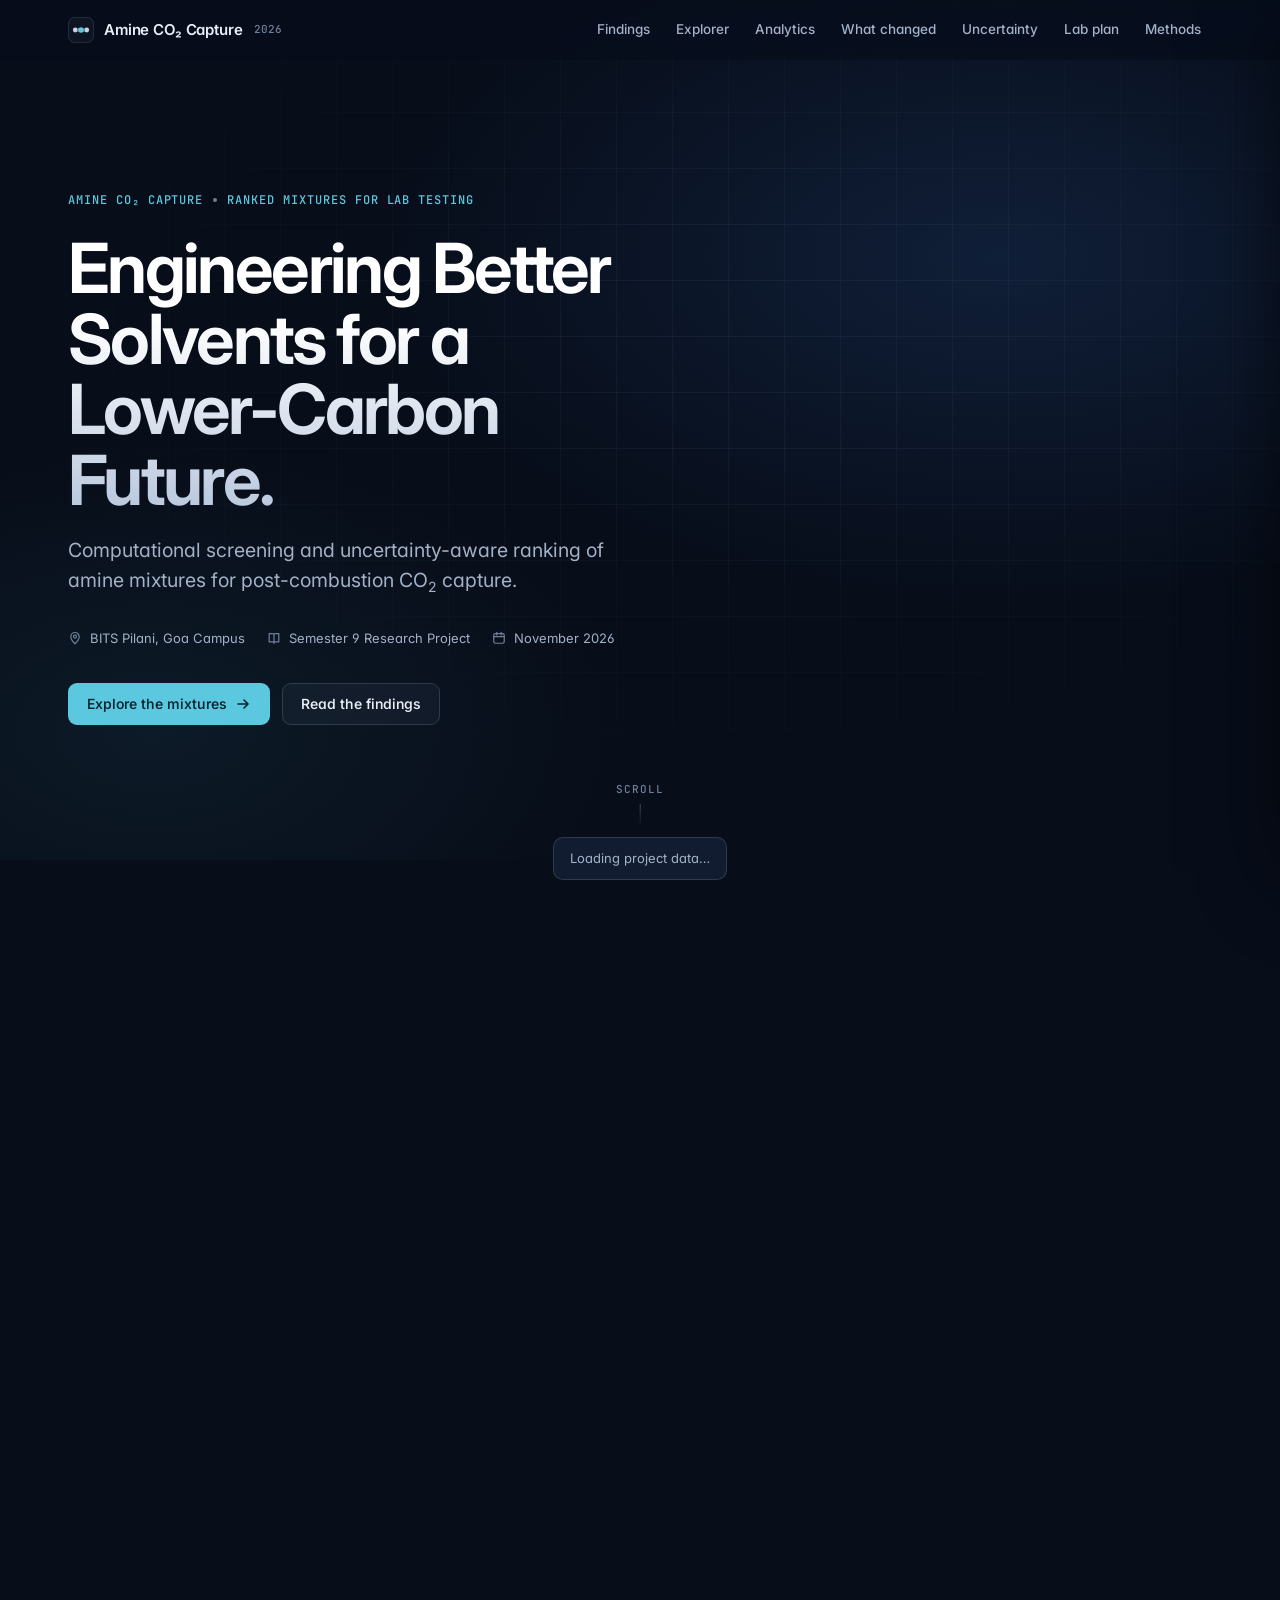
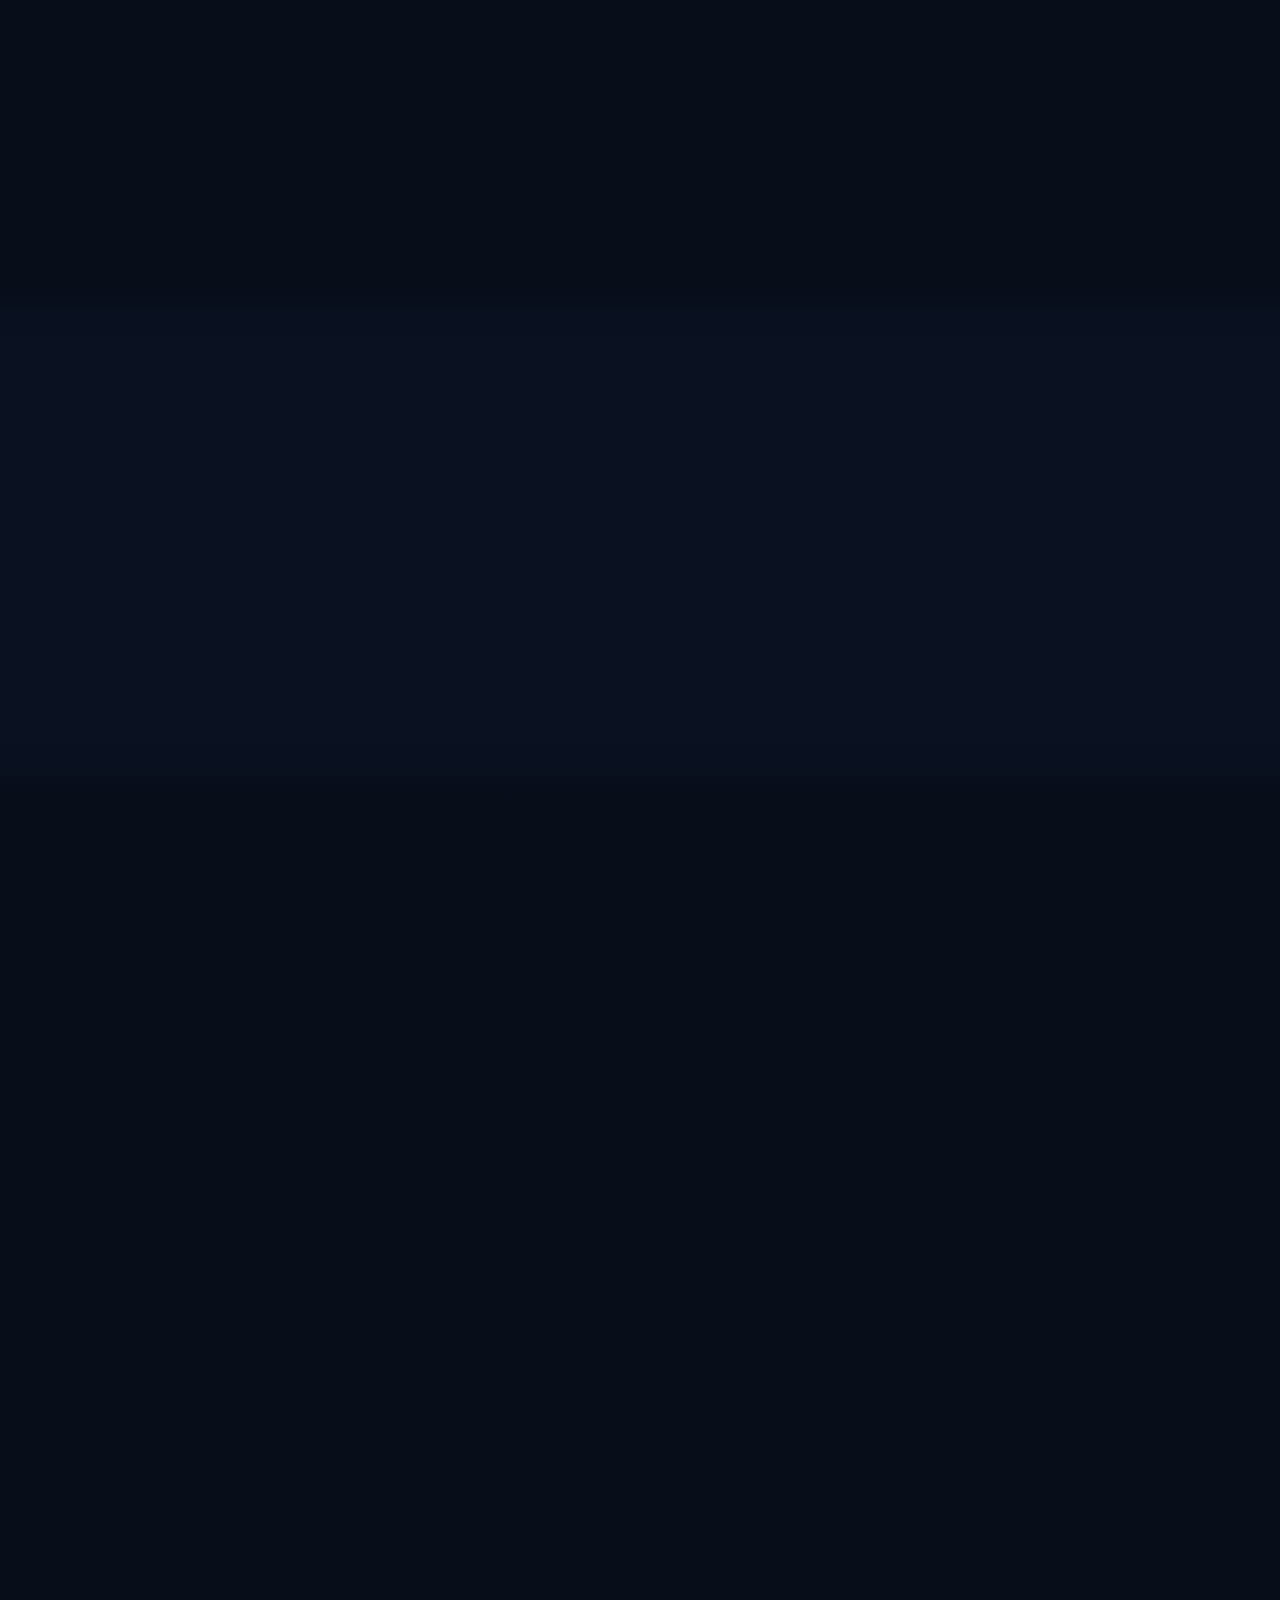
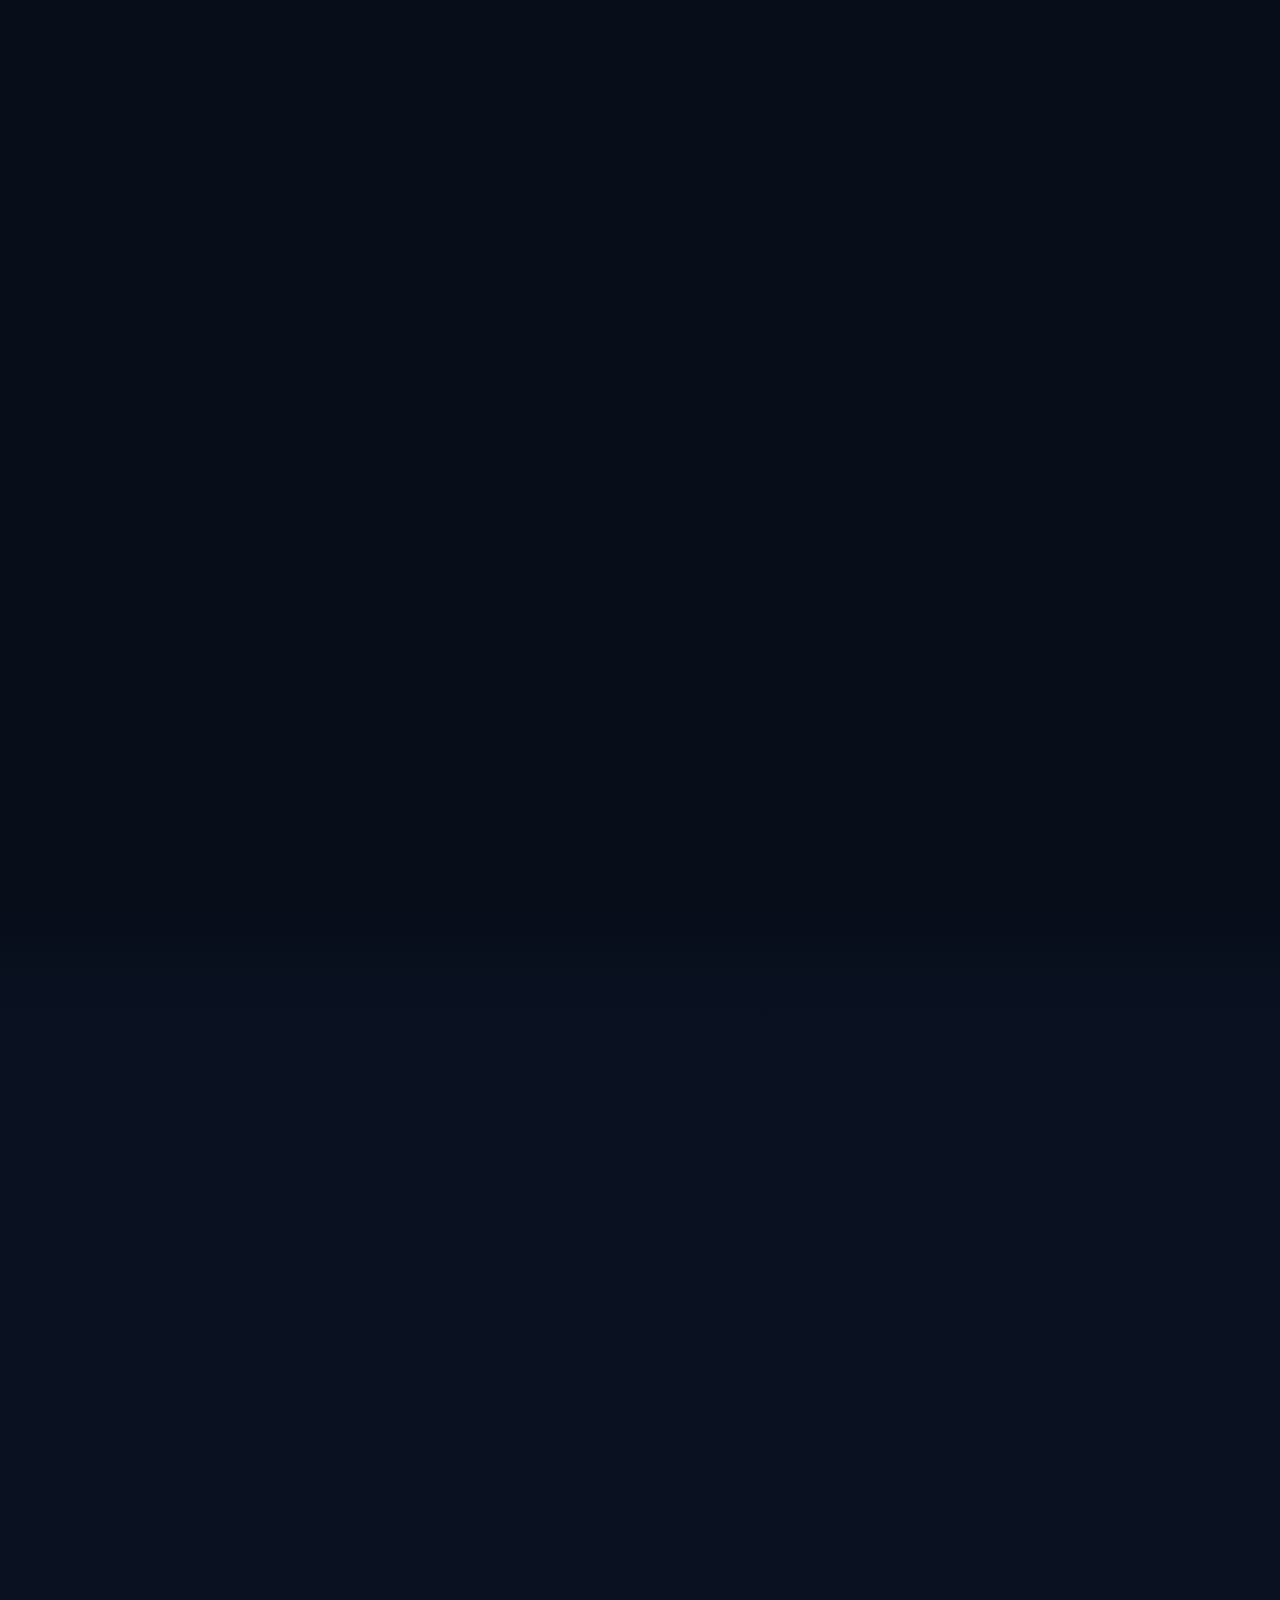
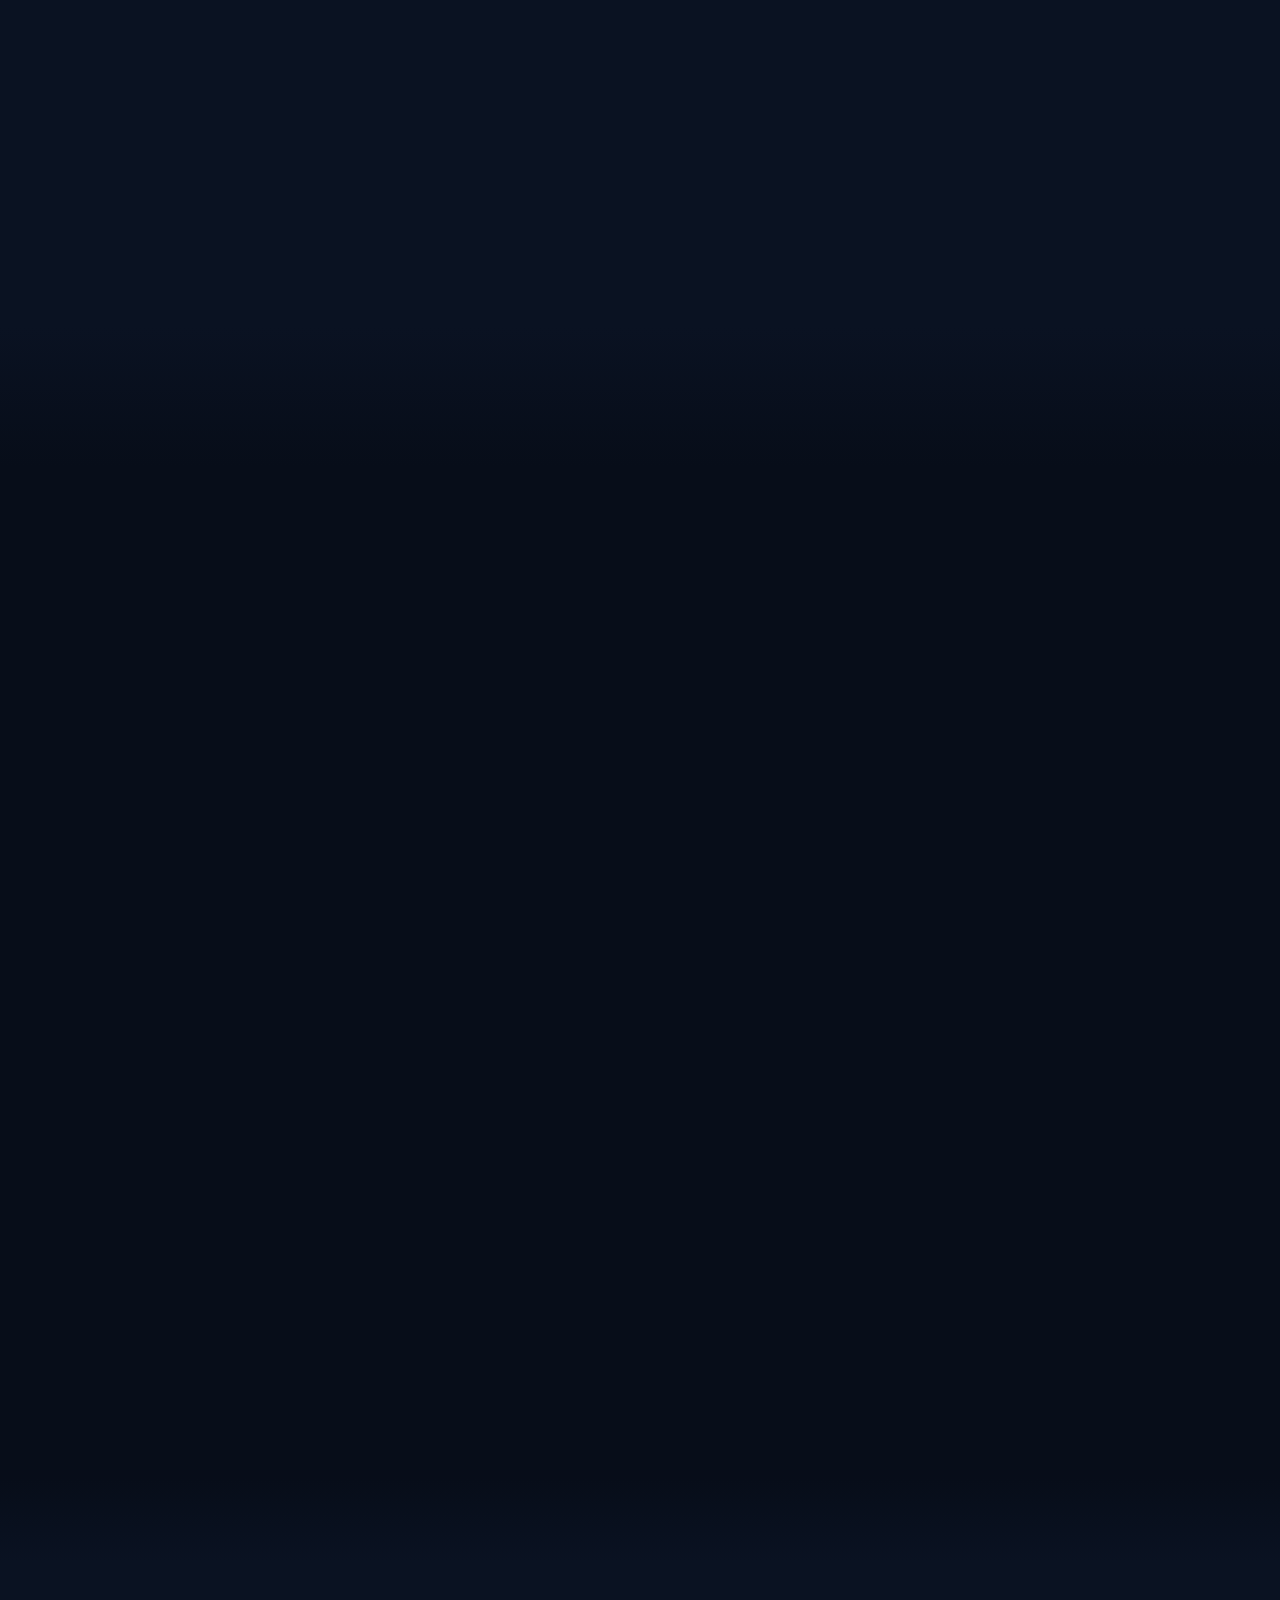
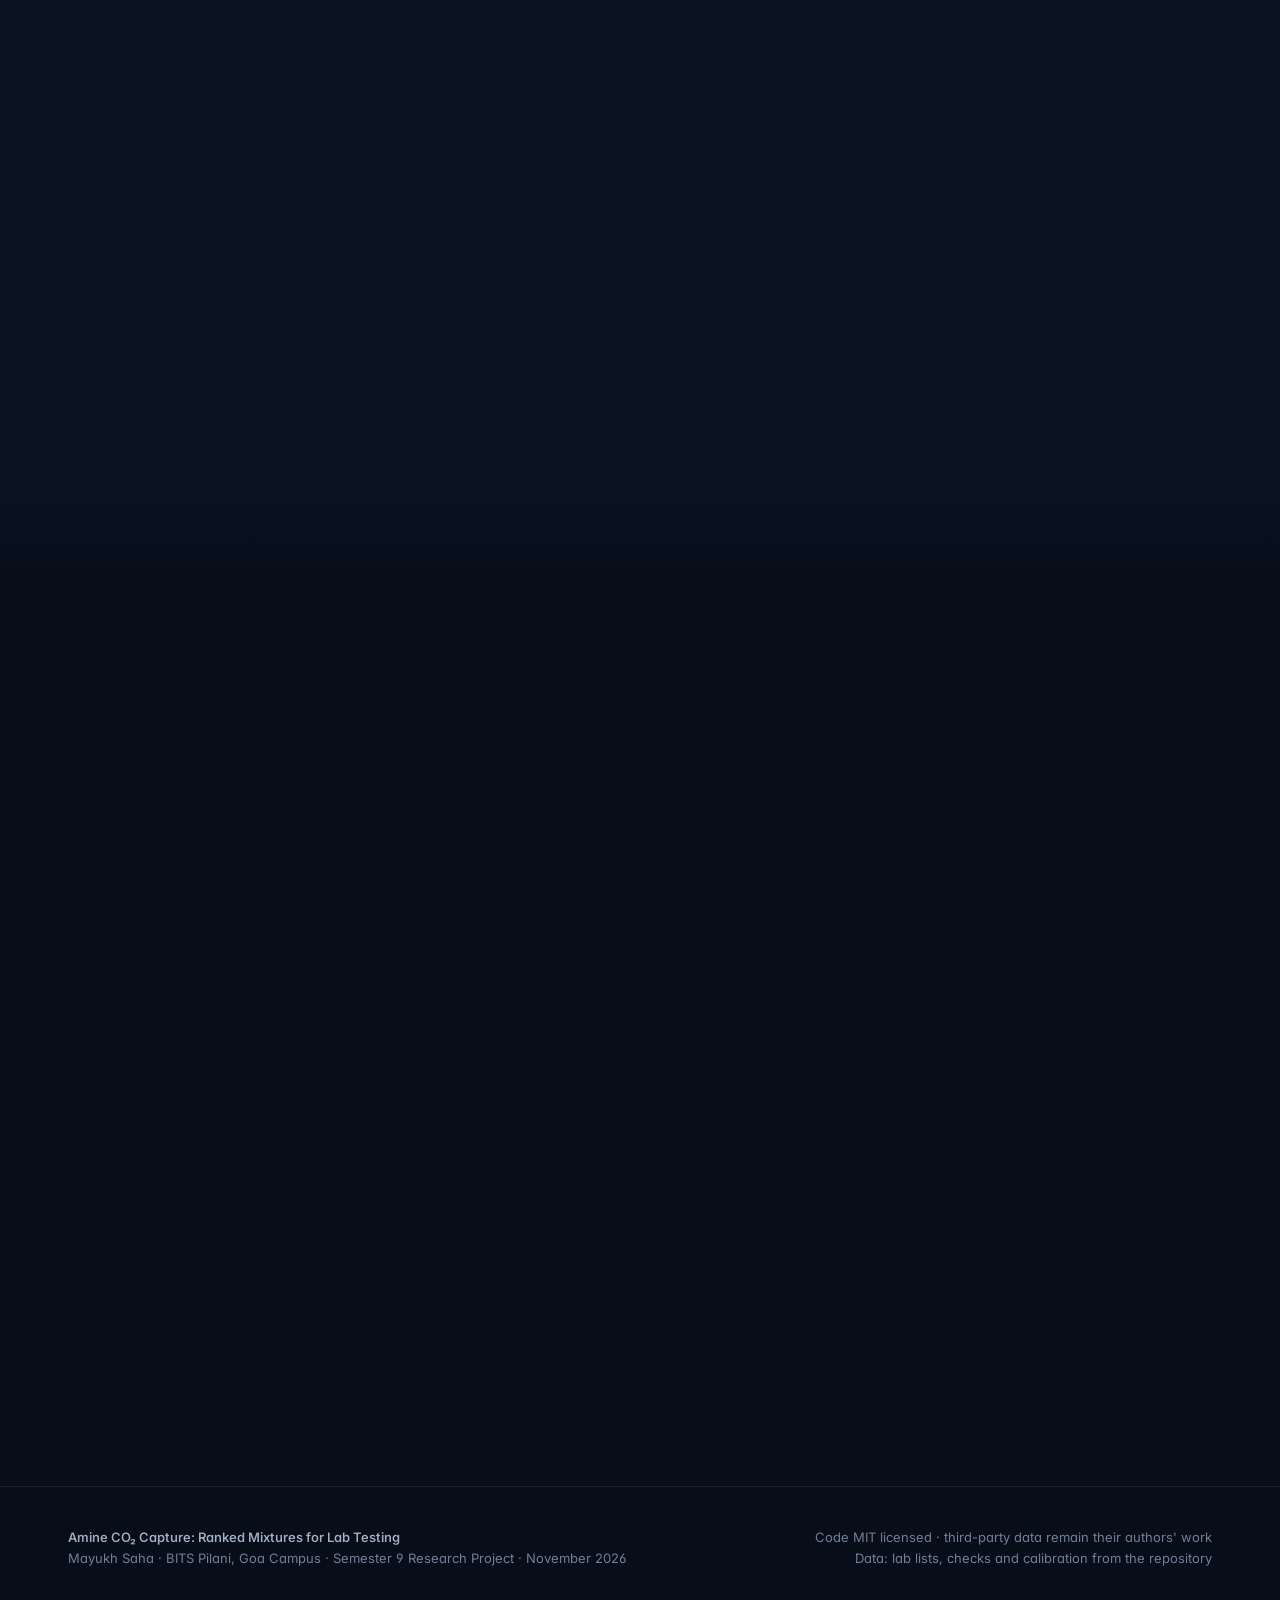
<file: index.html>
<!doctype html>
<html lang="en">
<head>
<meta charset="utf-8">
<meta name="viewport" content="width=device-width, initial-scale=1">
<title>Amine CO₂ capture: mixture screening under uncertainty</title>
<meta http-equiv="refresh" content="0; url=site/">
<link rel="canonical" href="site/">
</head>
<body>
<p>The project website is at <a href="site/">site/</a>.</p>
</body>
</html>
</file>
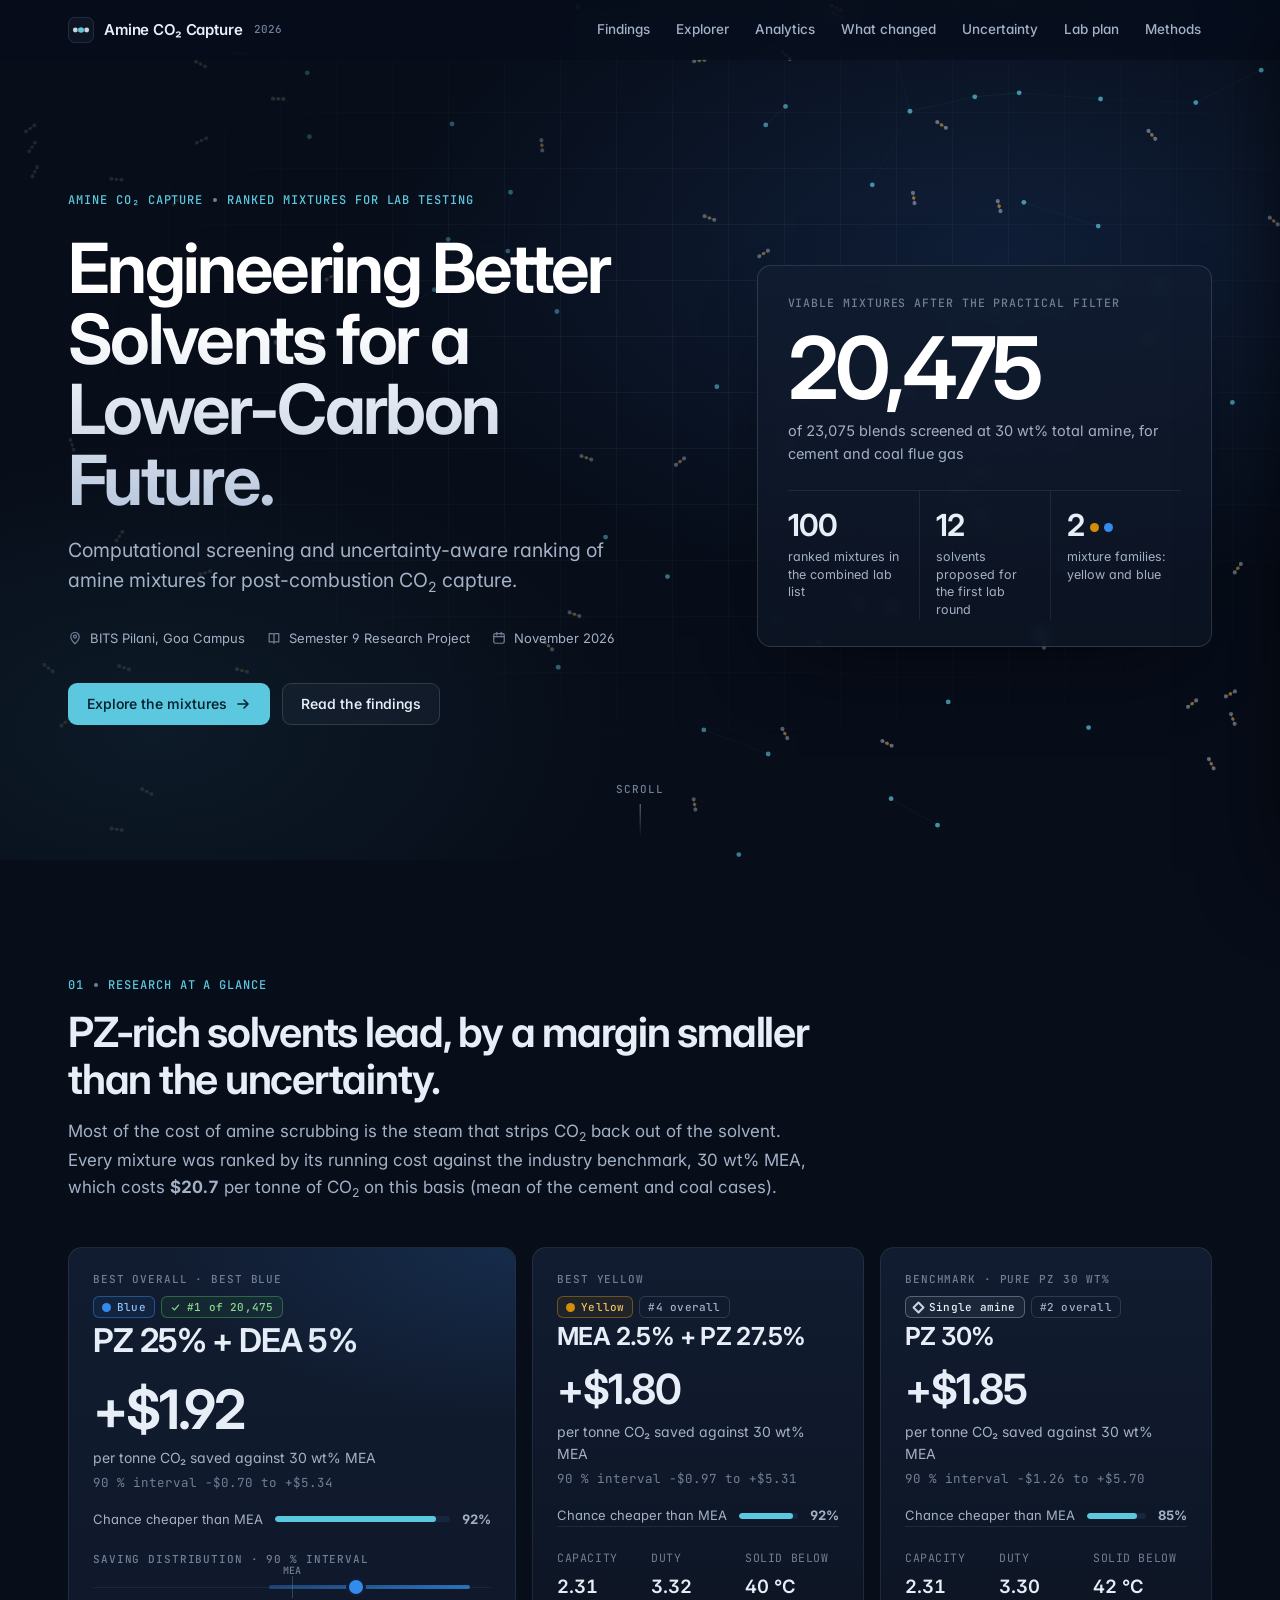
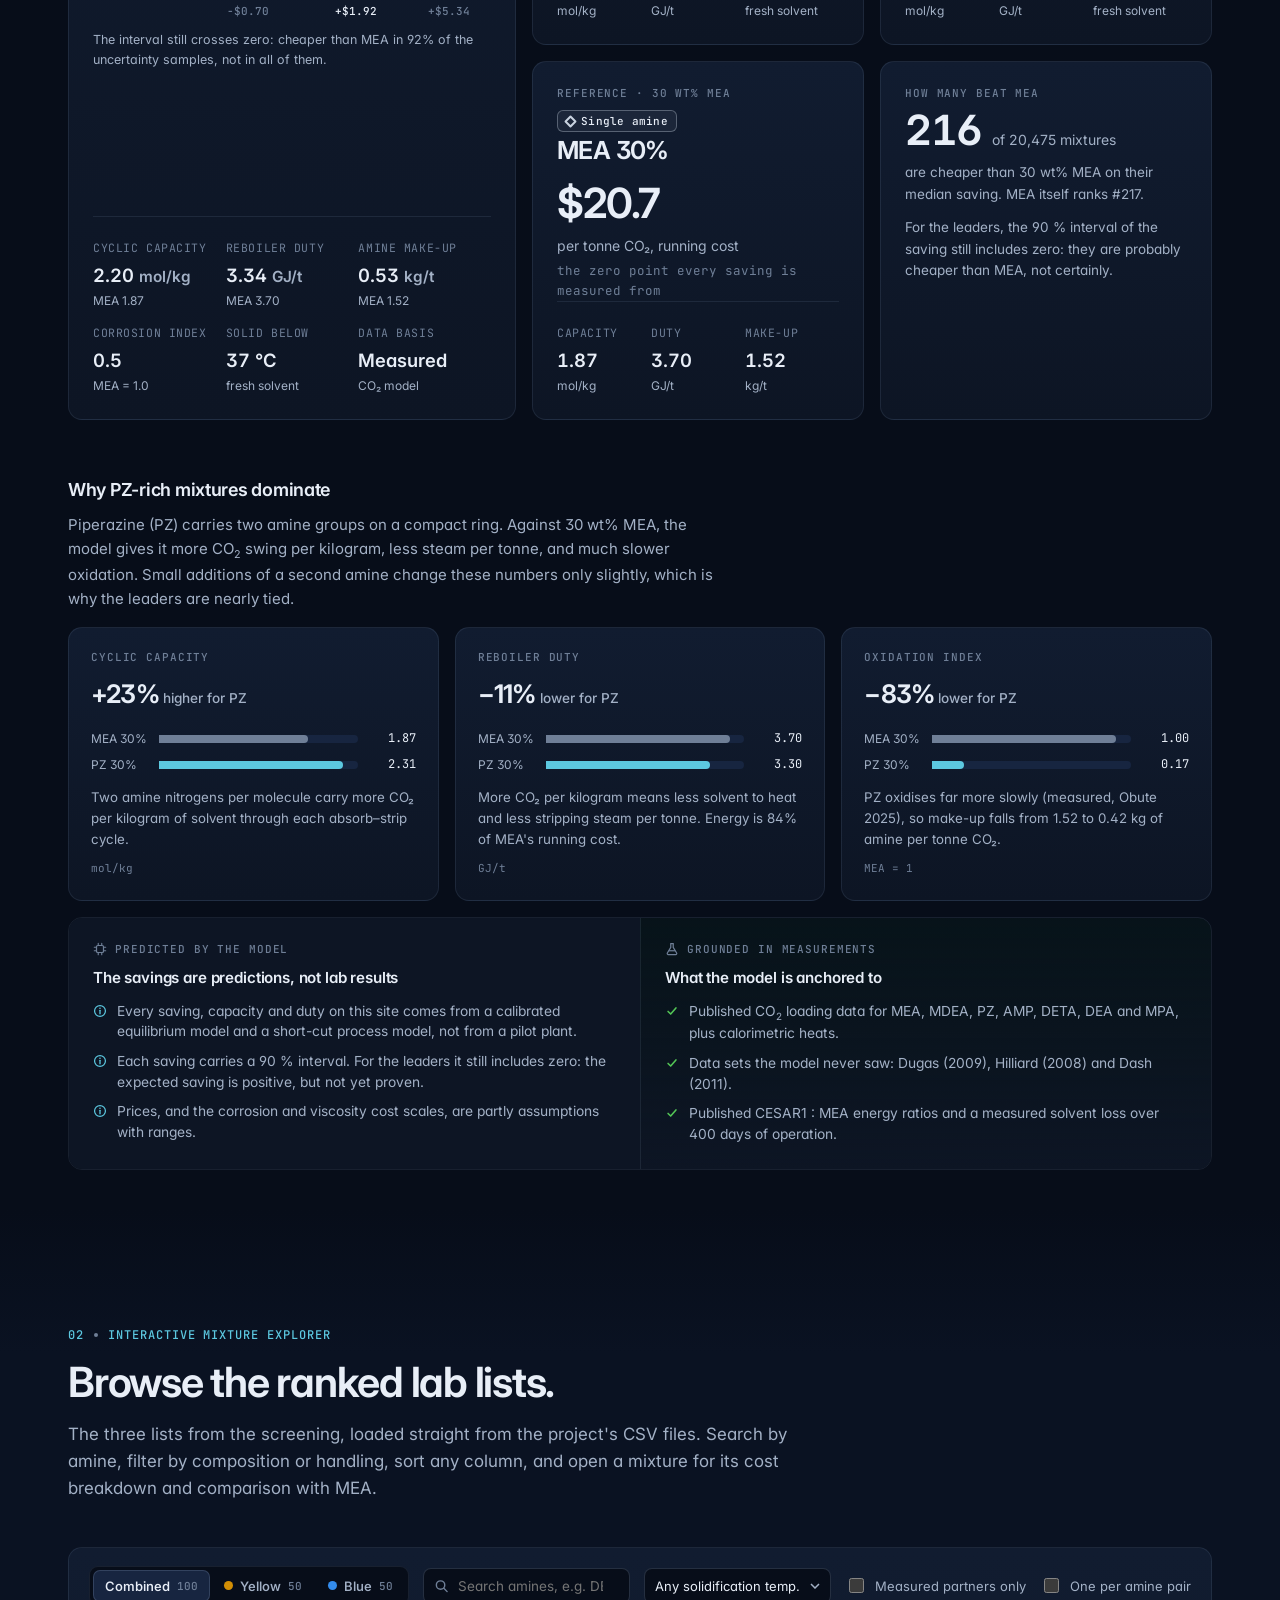
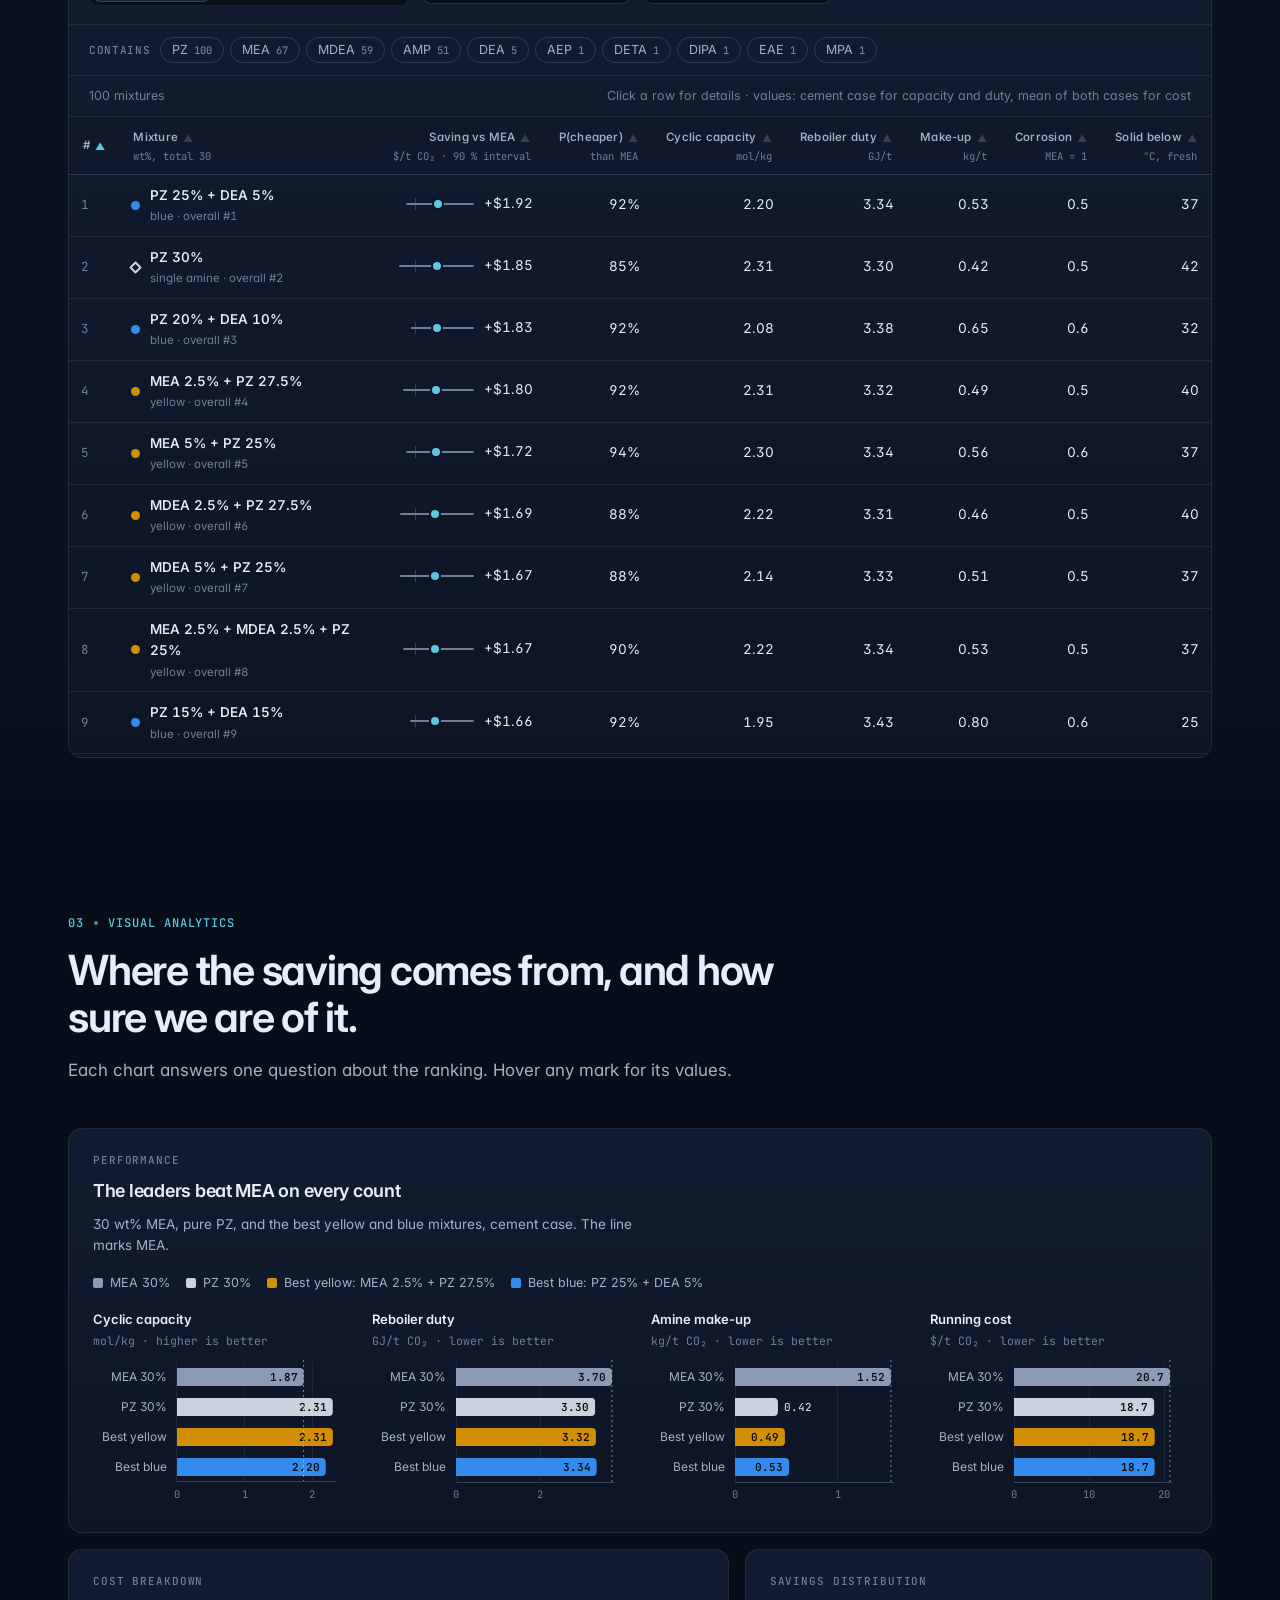
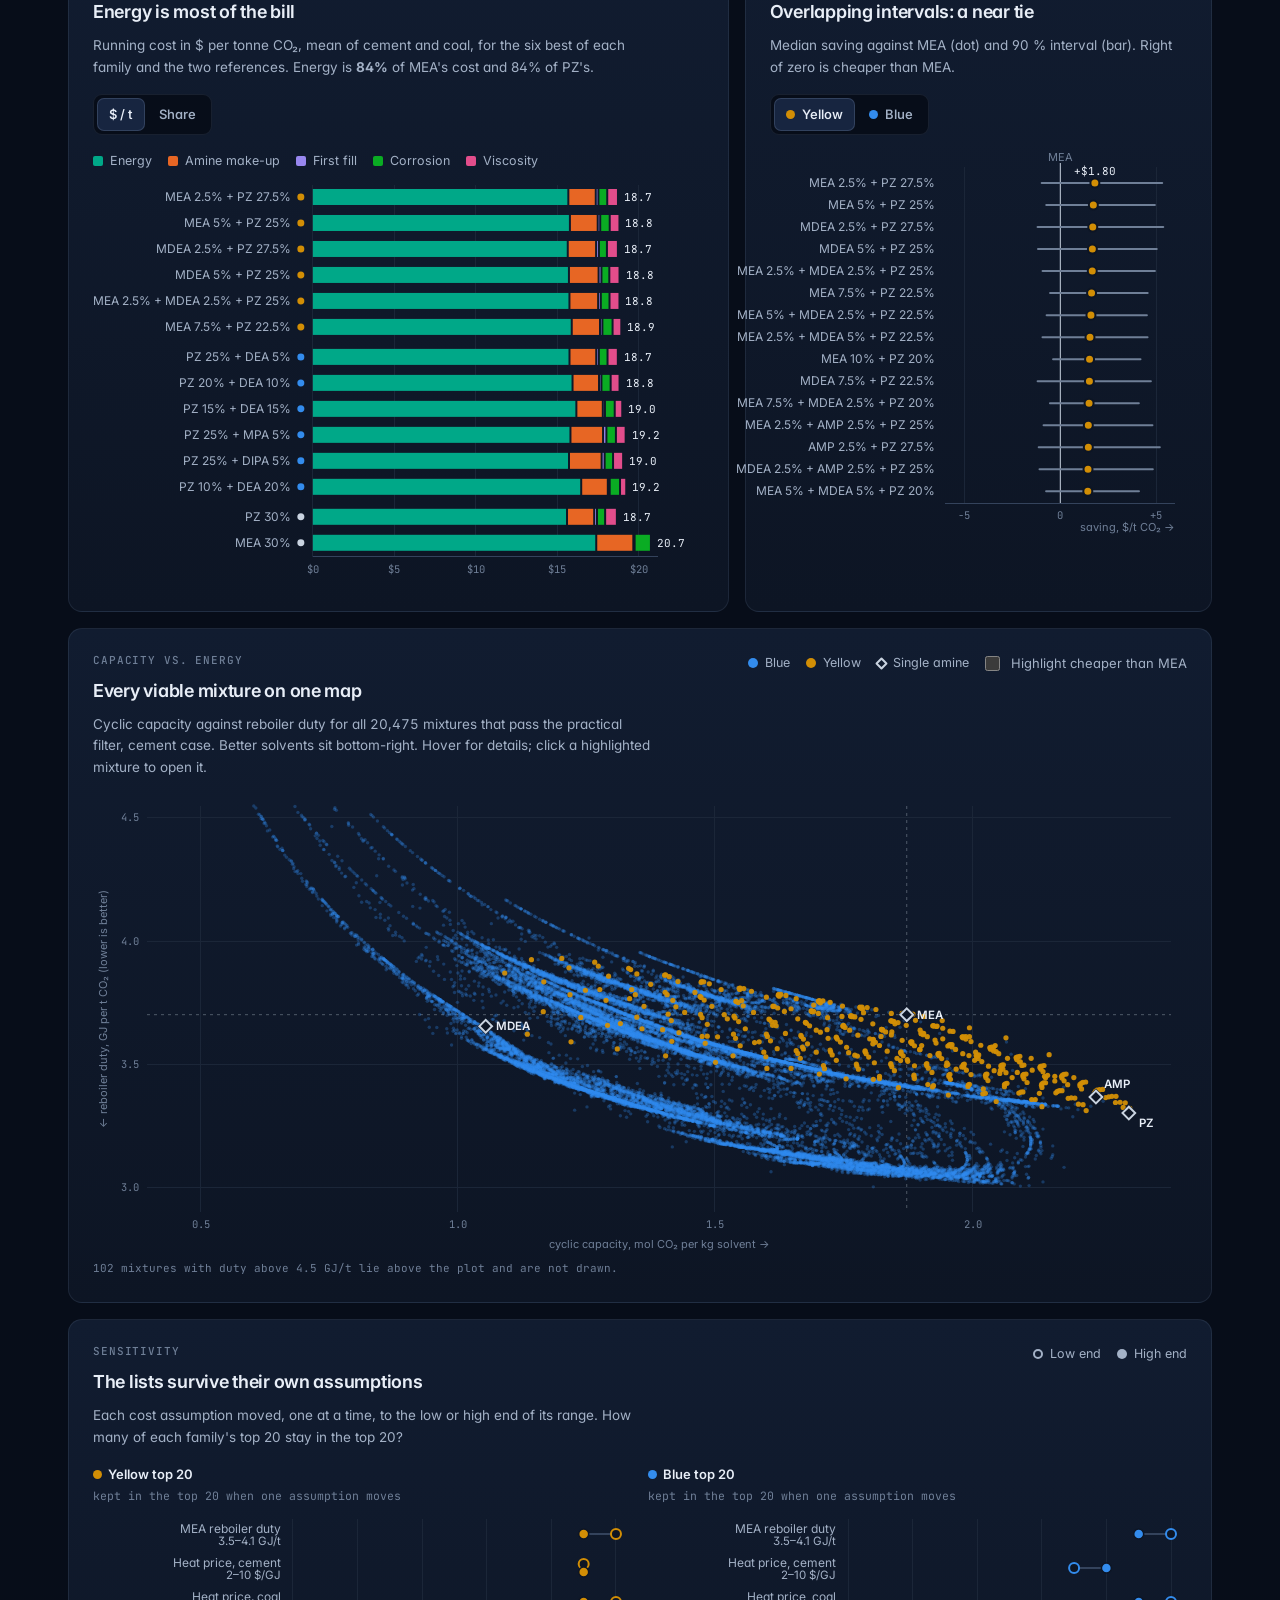
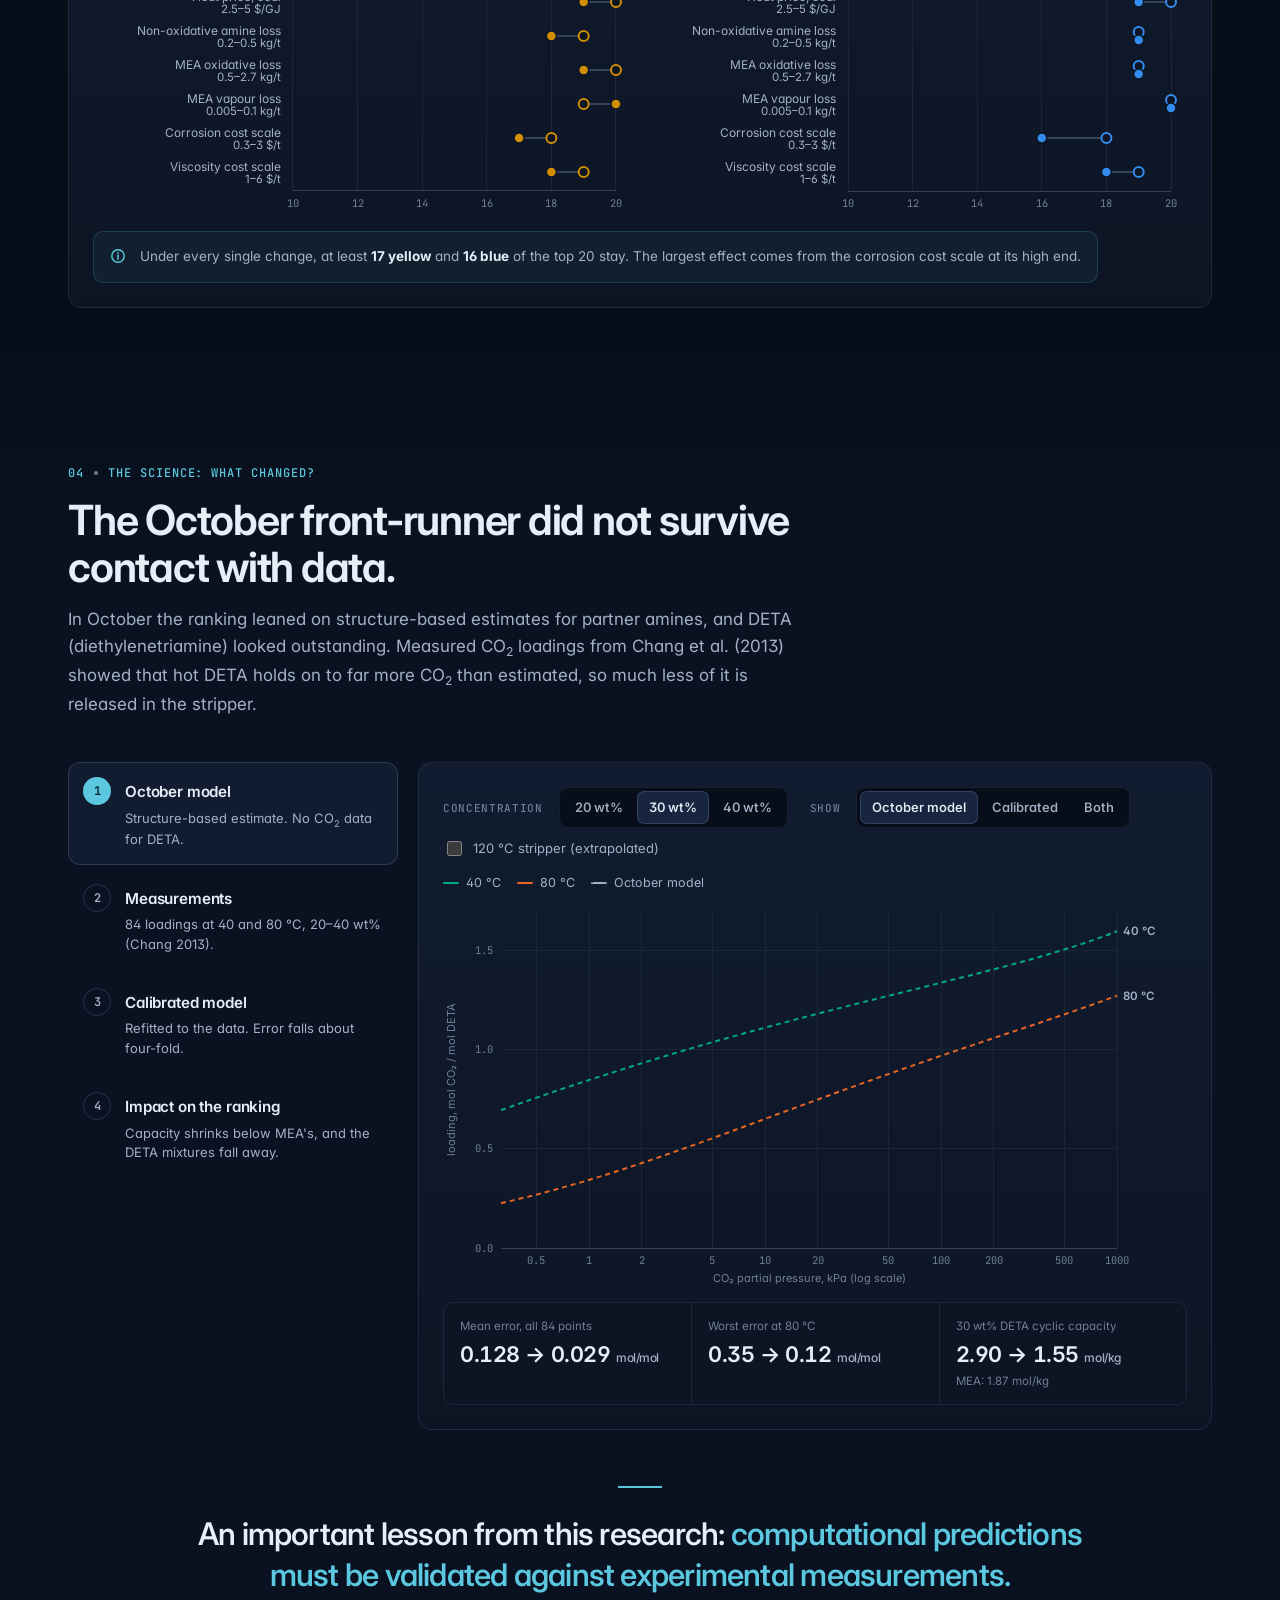
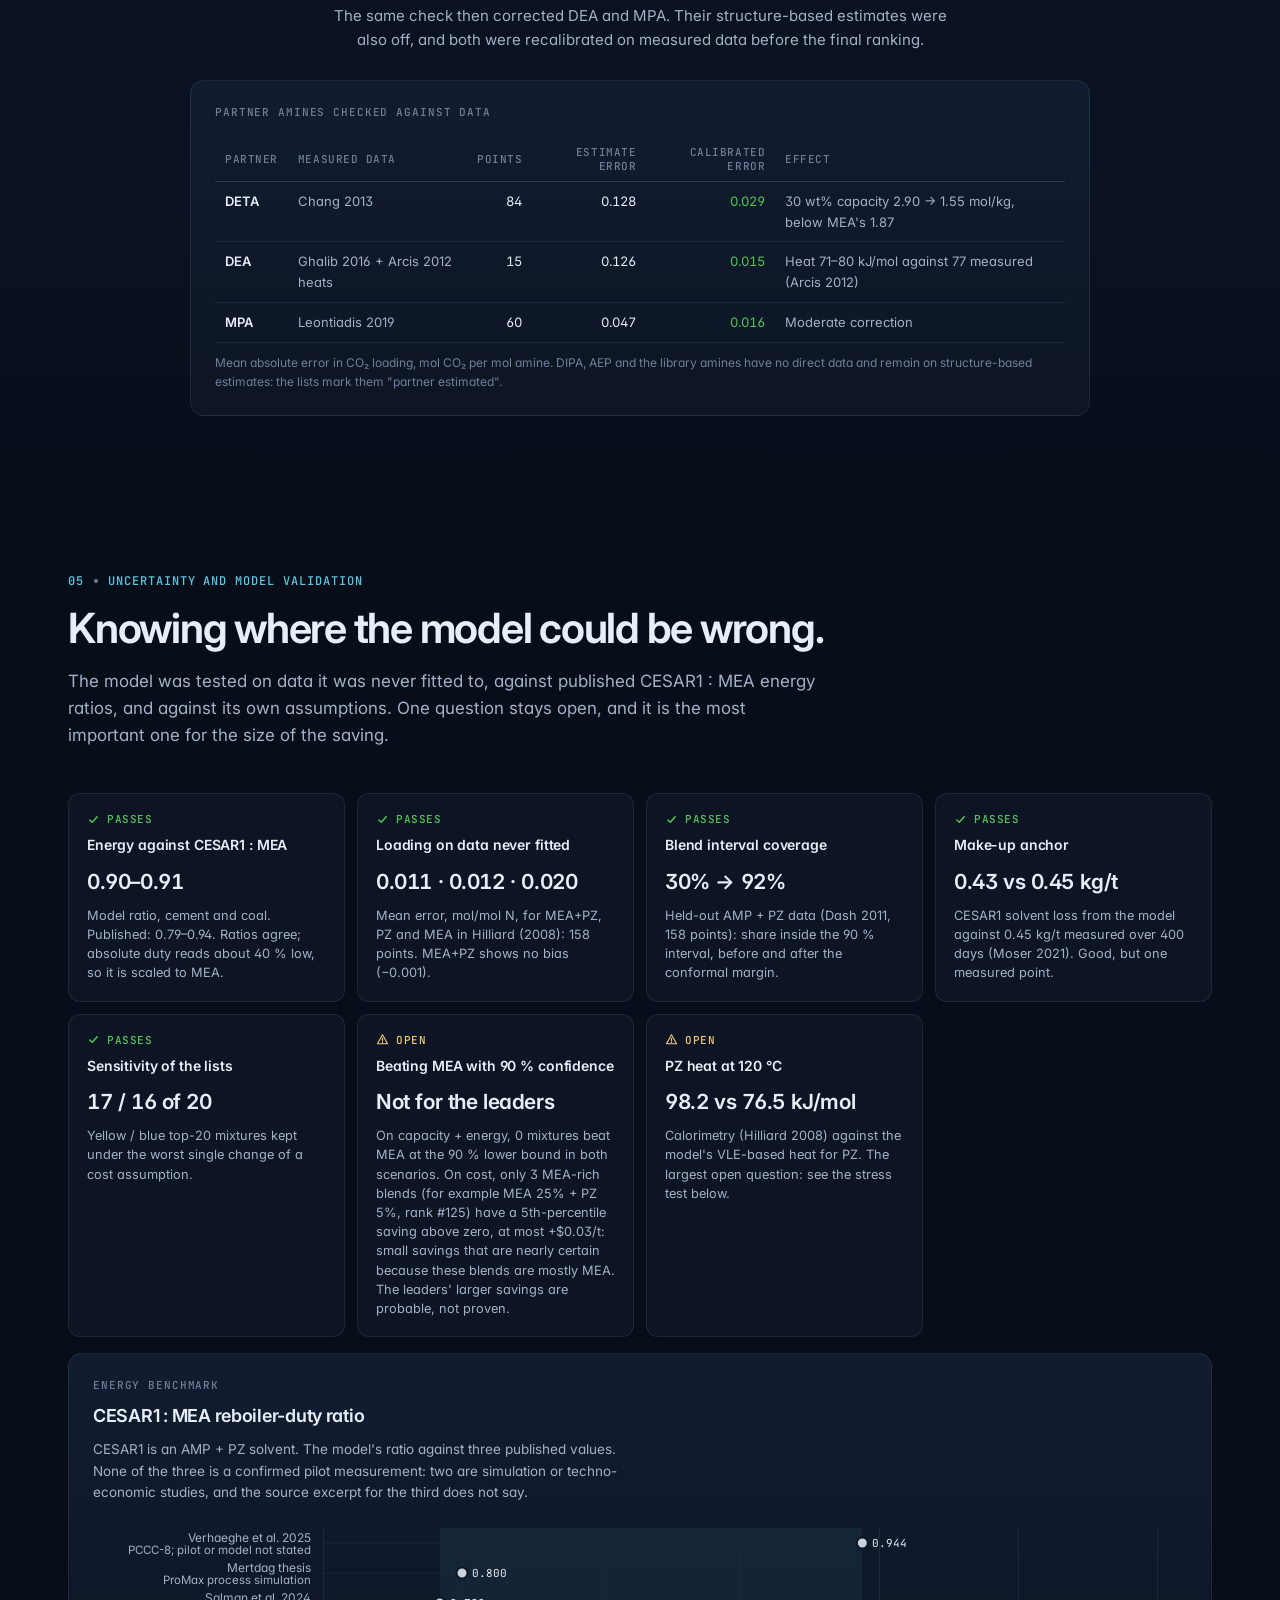
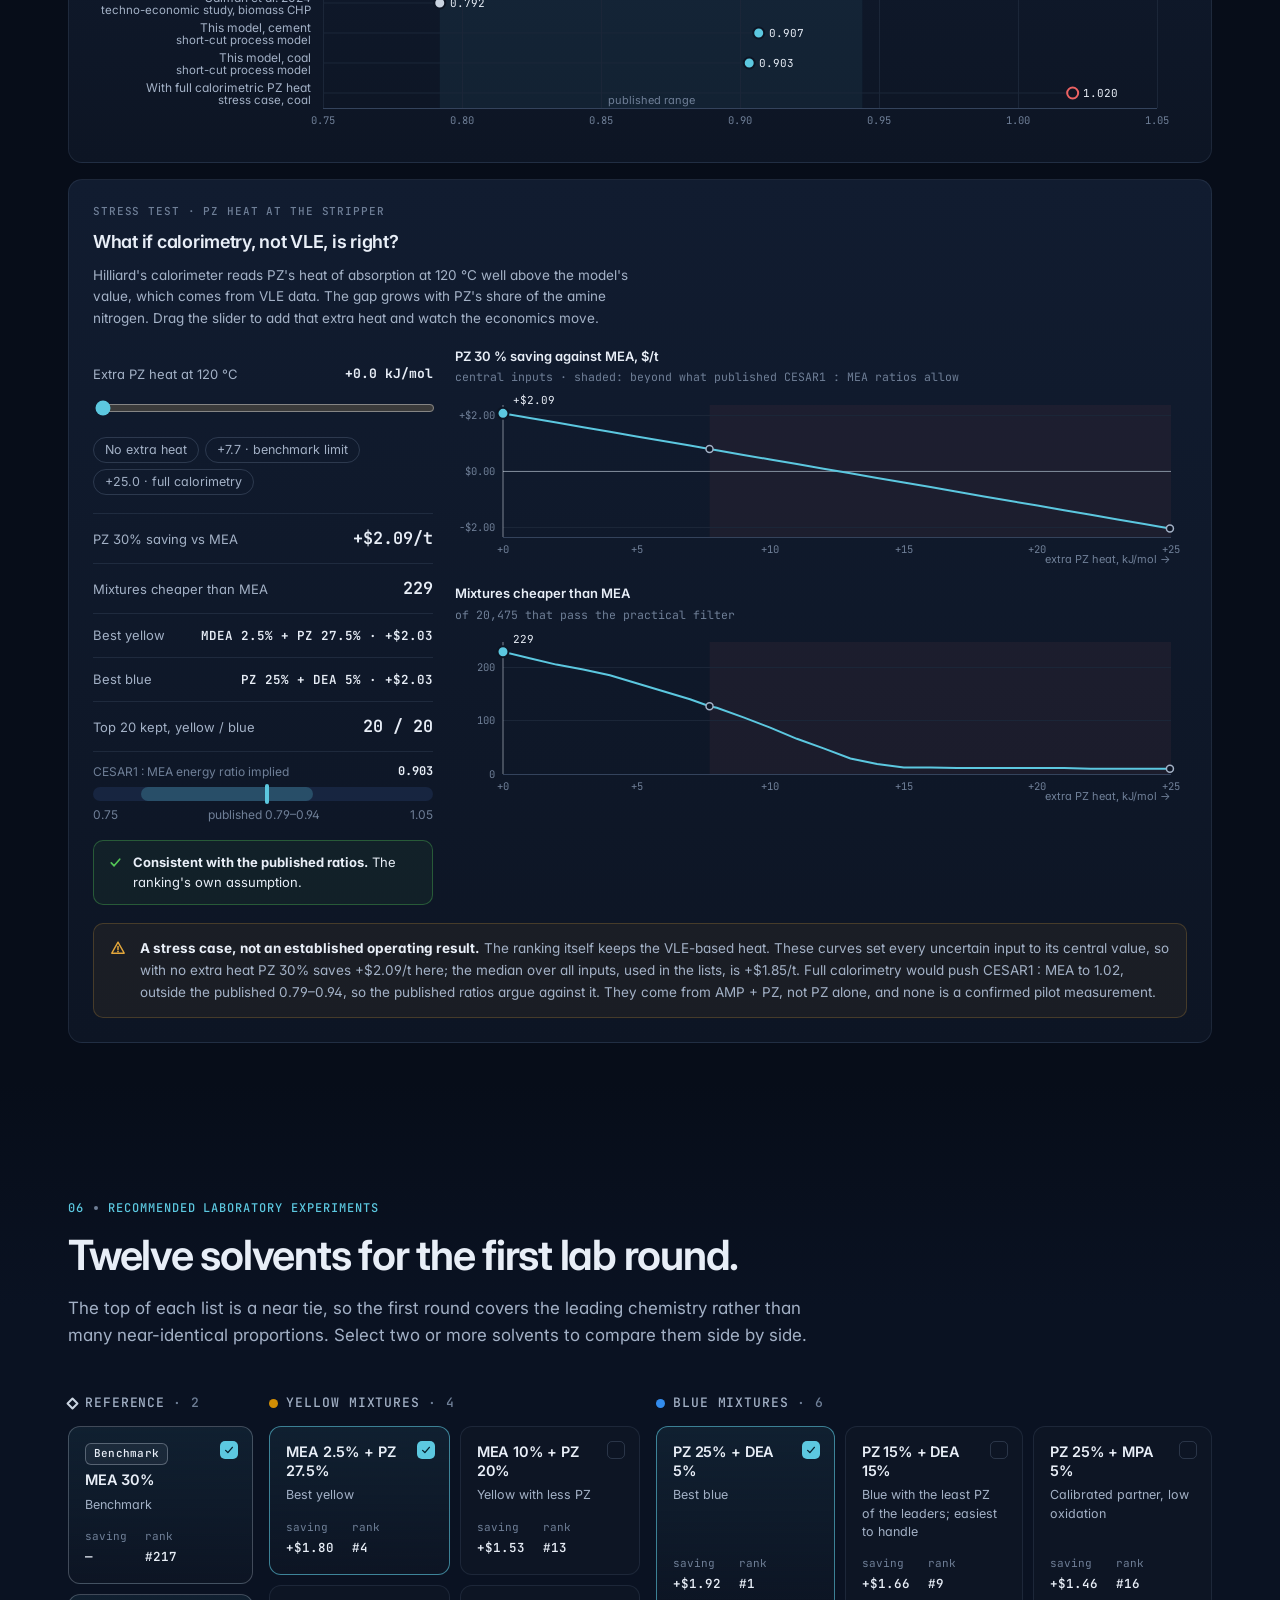
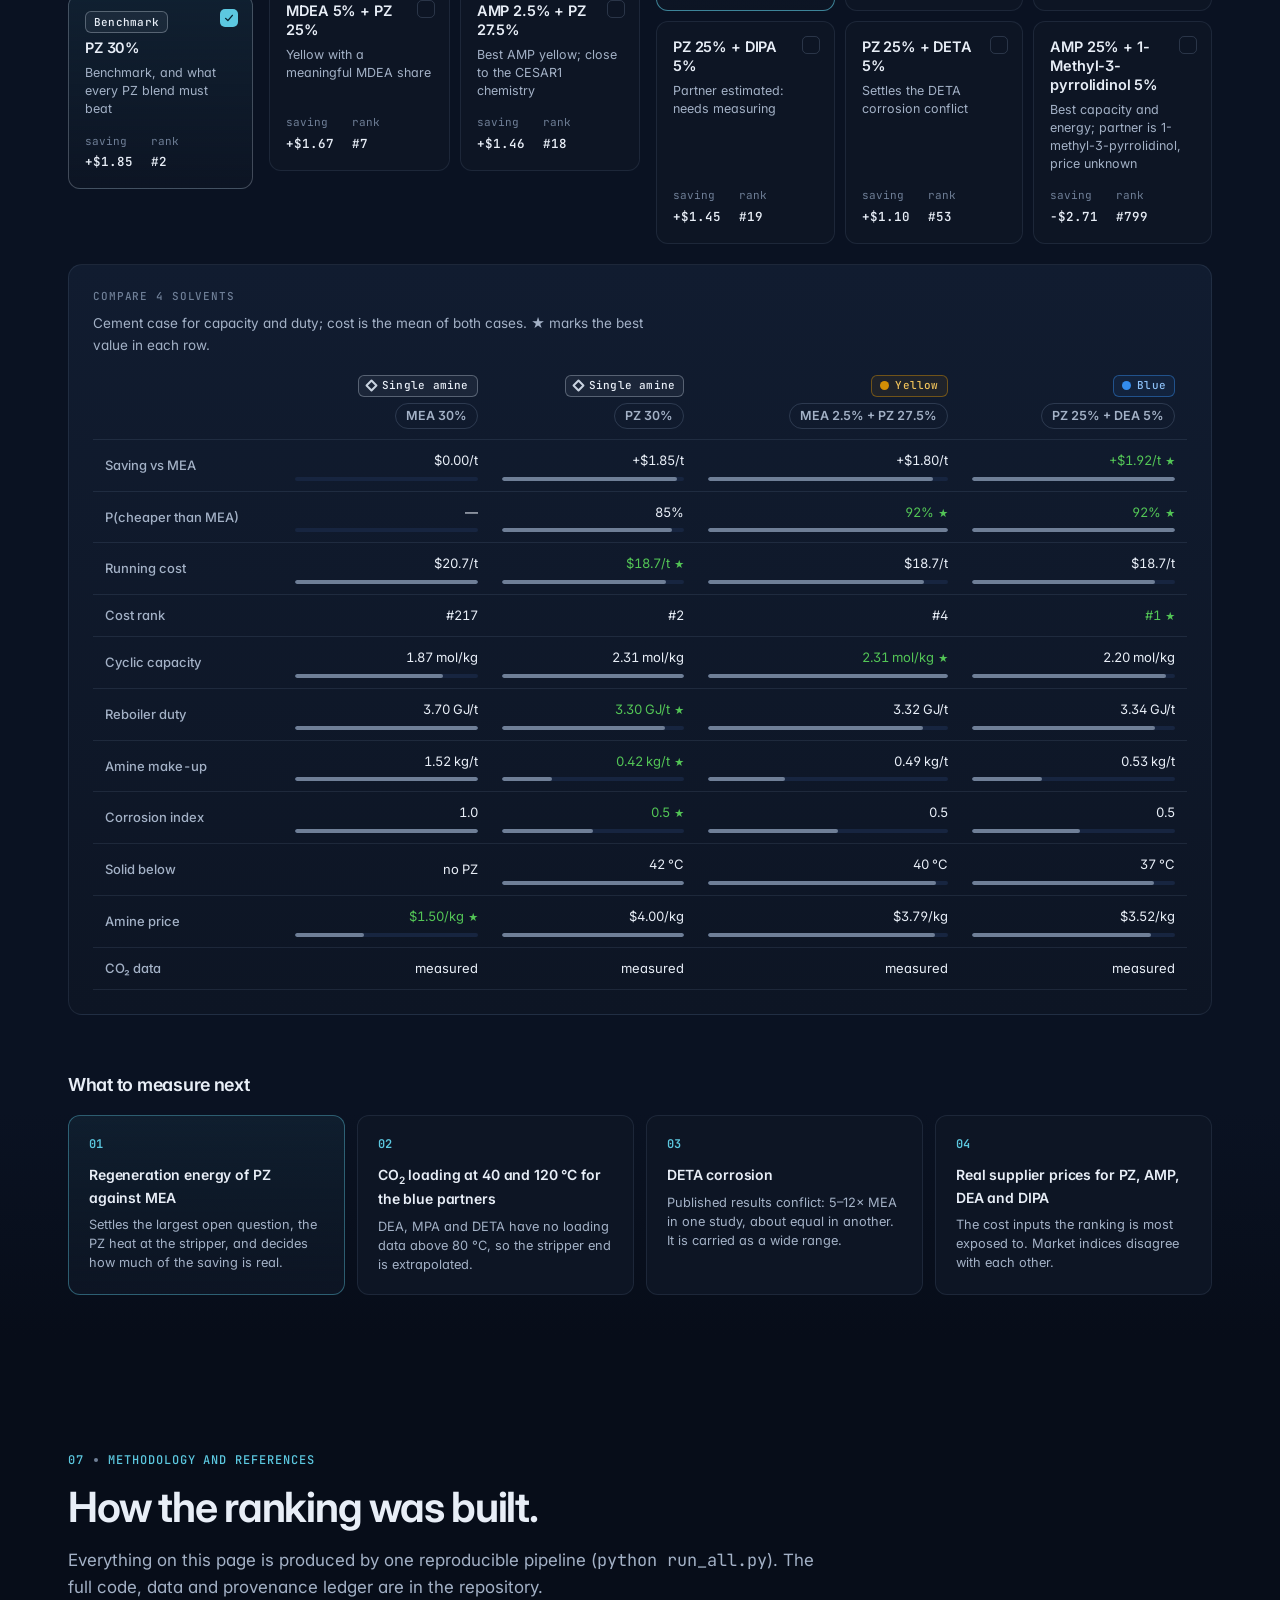
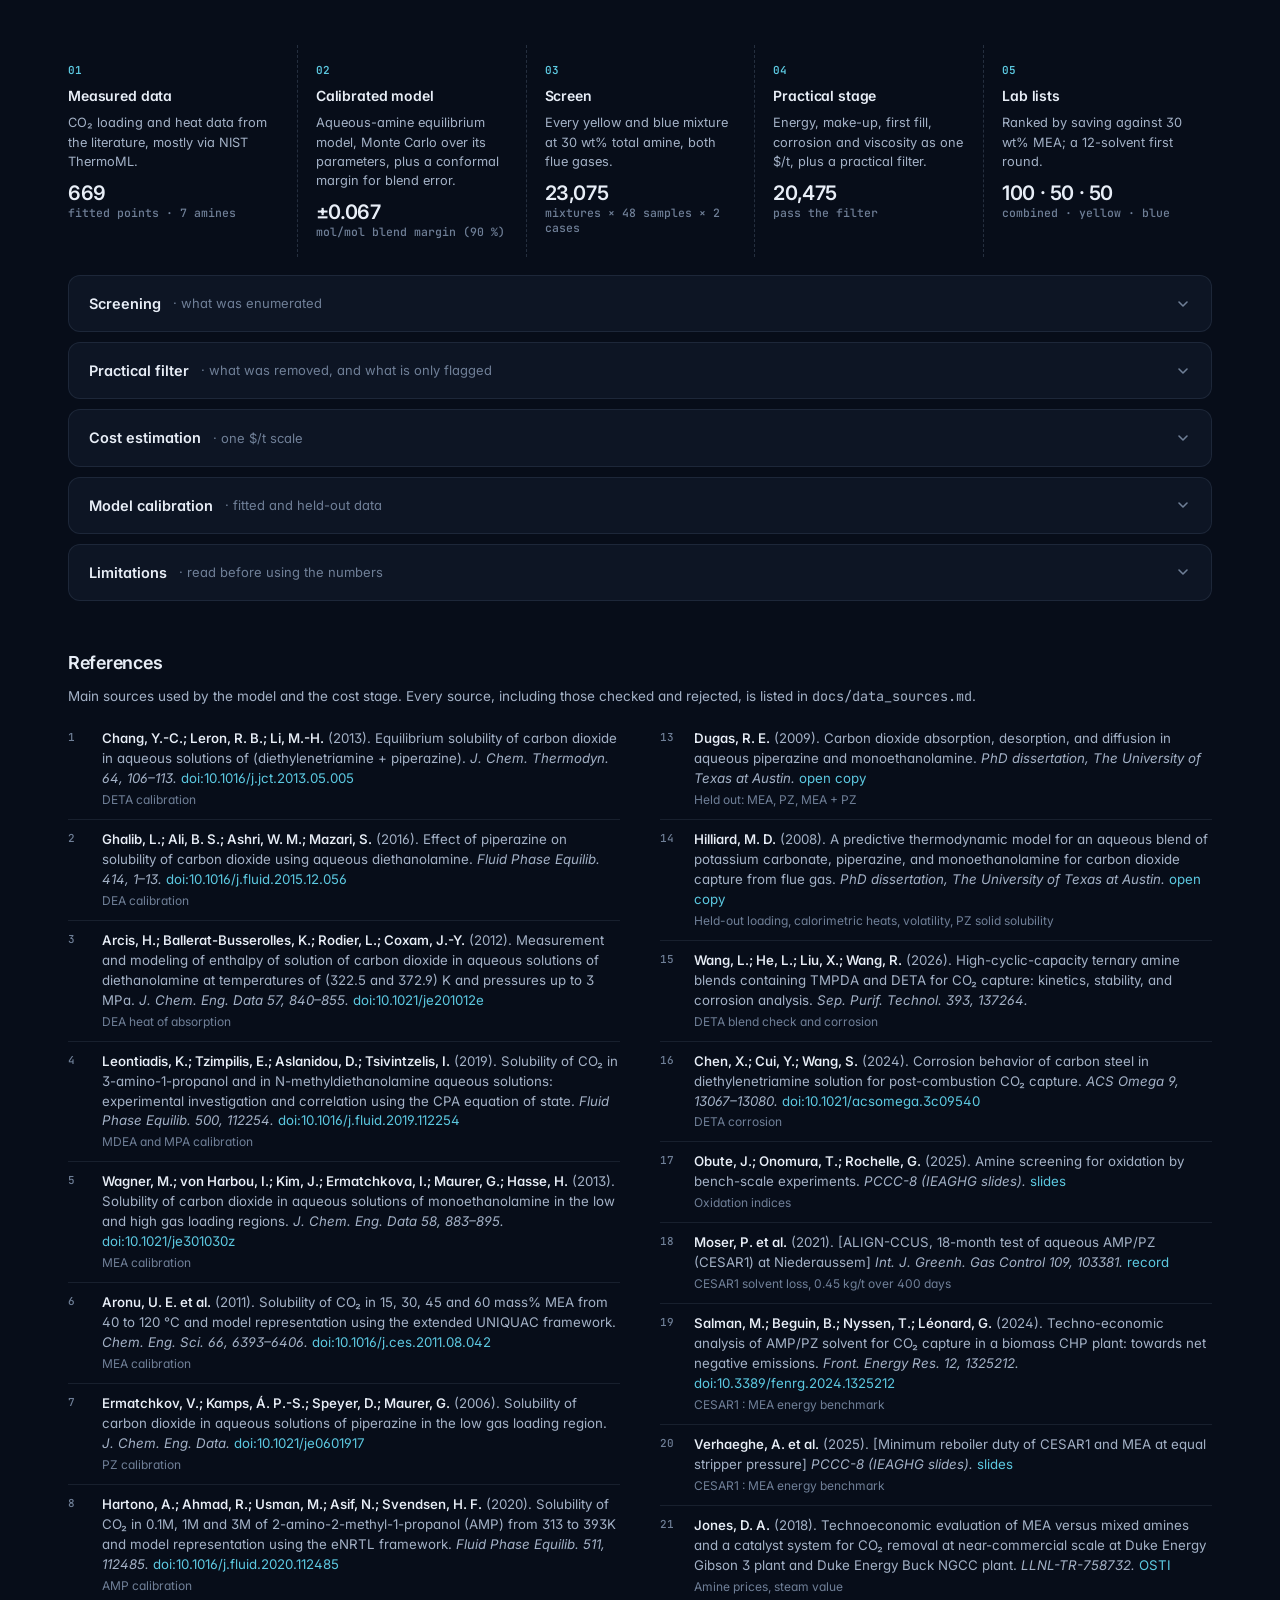
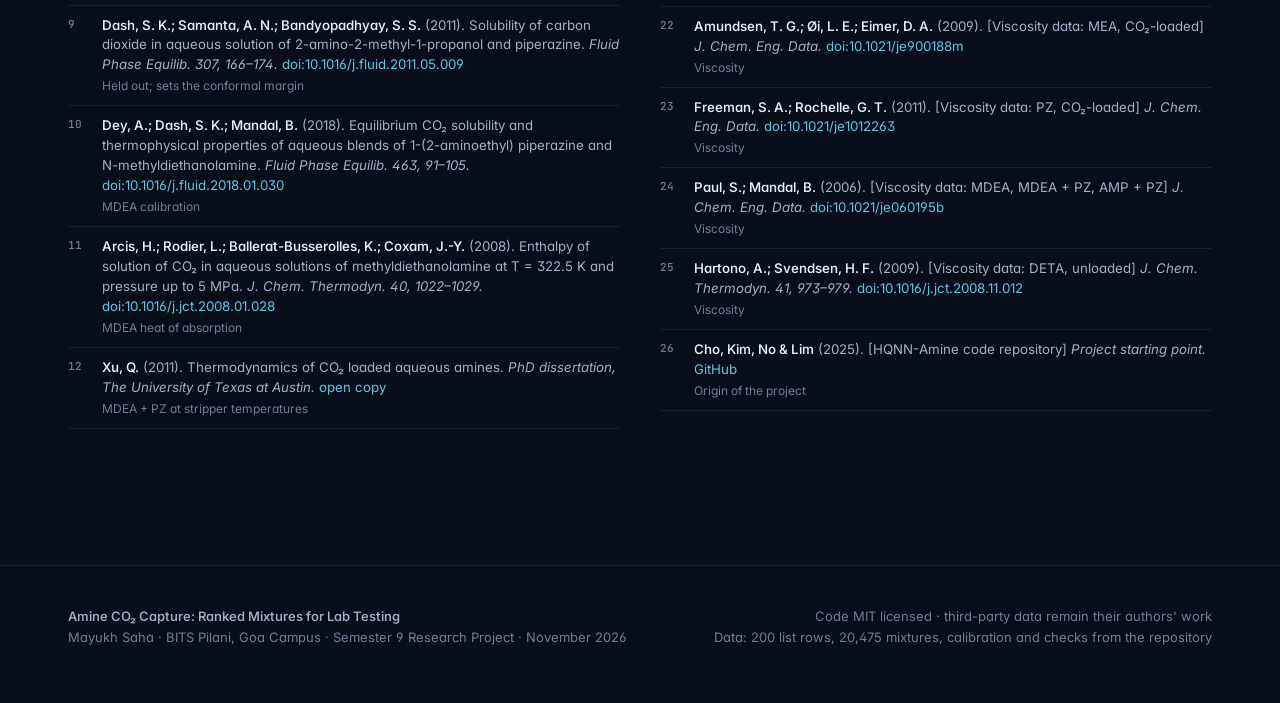
<file: site/index.html>
<!doctype html>
<html lang="en">
<head>
<meta charset="utf-8">
<meta name="viewport" content="width=device-width, initial-scale=1">
<title>Amine CO₂ Capture — Ranked Mixtures for Lab Testing</title>
<meta name="description" content="Computational screening and uncertainty-aware ranking of amine mixtures for post-combustion CO2 capture. BITS Pilani, Goa Campus, Semester 9 research project, November 2026.">
<meta name="theme-color" content="#070d19">
<link rel="icon" href="data:image/svg+xml,%3Csvg xmlns='http://www.w3.org/2000/svg' viewBox='0 0 32 32'%3E%3Crect width='32' height='32' rx='8' fill='%23070d19'/%3E%3Ccircle cx='9' cy='16' r='3' fill='%23c9d3e0'/%3E%3Ccircle cx='16' cy='16' r='3.4' fill='%235cc8e0'/%3E%3Ccircle cx='23' cy='16' r='3' fill='%23c9d3e0'/%3E%3C/svg%3E">
<link rel="preconnect" href="https://fonts.googleapis.com">
<link rel="preconnect" href="https://fonts.gstatic.com" crossorigin>
<link href="https://fonts.googleapis.com/css2?family=Inter:wght@400;500;600;700&family=JetBrains+Mono:wght@400;500;600&display=swap" rel="stylesheet">
<link rel="stylesheet" href="assets/css/site.css">
</head>
<body>

<svg width="0" height="0" style="position:absolute" aria-hidden="true">
  <defs>
    <symbol id="i-arrow" viewBox="0 0 16 16"><path d="M3 8h10M9 4l4 4-4 4" fill="none" stroke="currentColor" stroke-width="1.6" stroke-linecap="round" stroke-linejoin="round"/></symbol>
    <symbol id="i-down" viewBox="0 0 16 16"><path d="M4 6l4 4 4-4" fill="none" stroke="currentColor" stroke-width="1.6" stroke-linecap="round" stroke-linejoin="round"/></symbol>
    <symbol id="i-search" viewBox="0 0 16 16"><circle cx="7" cy="7" r="4.5" fill="none" stroke="currentColor" stroke-width="1.5"/><path d="M10.5 10.5L14 14" stroke="currentColor" stroke-width="1.5" stroke-linecap="round"/></symbol>
    <symbol id="i-x" viewBox="0 0 16 16"><path d="M4 4l8 8M12 4l-8 8" stroke="currentColor" stroke-width="1.6" stroke-linecap="round"/></symbol>
    <symbol id="i-check" viewBox="0 0 16 16"><path d="M3.5 8.5l3 3 6-7" fill="none" stroke="currentColor" stroke-width="1.8" stroke-linecap="round" stroke-linejoin="round"/></symbol>
    <symbol id="i-alert" viewBox="0 0 16 16"><path d="M8 2.2l6.2 11H1.8z" fill="none" stroke="currentColor" stroke-width="1.4" stroke-linejoin="round"/><path d="M8 6.5v3.2" stroke="currentColor" stroke-width="1.5" stroke-linecap="round"/><circle cx="8" cy="11.6" r=".9" fill="currentColor"/></symbol>
    <symbol id="i-info" viewBox="0 0 16 16"><circle cx="8" cy="8" r="6.2" fill="none" stroke="currentColor" stroke-width="1.4"/><path d="M8 7.2v4" stroke="currentColor" stroke-width="1.5" stroke-linecap="round"/><circle cx="8" cy="4.9" r=".9" fill="currentColor"/></symbol>
    <symbol id="i-flask" viewBox="0 0 16 16"><path d="M6 1.8h4M6.6 1.8v4.4L2.7 12.6a1.2 1.2 0 0 0 1 1.8h8.6a1.2 1.2 0 0 0 1-1.8L9.4 6.2V1.8" fill="none" stroke="currentColor" stroke-width="1.4" stroke-linejoin="round"/><path d="M4.4 10h7.2" stroke="currentColor" stroke-width="1.4"/></symbol>
    <symbol id="i-cpu" viewBox="0 0 16 16"><rect x="4" y="4" width="8" height="8" rx="1.5" fill="none" stroke="currentColor" stroke-width="1.4"/><path d="M6 1.5v2M10 1.5v2M6 12.5v2M10 12.5v2M1.5 6h2M1.5 10h2M12.5 6h2M12.5 10h2" stroke="currentColor" stroke-width="1.3" stroke-linecap="round"/></symbol>
    <symbol id="i-pin" viewBox="0 0 16 16"><path d="M8 14.5s4.8-4.4 4.8-8a4.8 4.8 0 0 0-9.6 0c0 3.6 4.8 8 4.8 8z" fill="none" stroke="currentColor" stroke-width="1.4"/><circle cx="8" cy="6.4" r="1.7" fill="none" stroke="currentColor" stroke-width="1.4"/></symbol>
    <symbol id="i-cal" viewBox="0 0 16 16"><rect x="2" y="3" width="12" height="11" rx="2" fill="none" stroke="currentColor" stroke-width="1.4"/><path d="M2 6.5h12M5.5 1.5v3M10.5 1.5v3" stroke="currentColor" stroke-width="1.4" stroke-linecap="round"/></symbol>
    <symbol id="i-book" viewBox="0 0 16 16"><path d="M2.5 3h4a1.5 1.5 0 0 1 1.5 1.5V14a1.5 1.5 0 0 0-1.5-1.5h-4zM13.5 3h-4A1.5 1.5 0 0 0 8 4.5V14a1.5 1.5 0 0 1 1.5-1.5h4z" fill="none" stroke="currentColor" stroke-width="1.4" stroke-linejoin="round"/></symbol>
    <symbol id="i-git" viewBox="0 0 16 16"><path fill="currentColor" d="M8 .2a8 8 0 0 0-2.5 15.6c.4 0 .5-.2.5-.4v-1.5c-2.2.5-2.7-1-2.7-1-.4-.9-.9-1.2-.9-1.2-.7-.5.1-.5.1-.5.8.1 1.2.8 1.2.8.7 1.3 1.9.9 2.4.7 0-.5.3-.9.5-1.1-1.8-.2-3.6-.9-3.6-4 0-.9.3-1.6.8-2.1-.1-.2-.4-1 .1-2.1 0 0 .7-.2 2.2.8a7.6 7.6 0 0 1 4 0c1.5-1 2.2-.8 2.2-.8.4 1.1.2 1.9.1 2.1.5.6.8 1.3.8 2.1 0 3.1-1.9 3.8-3.6 4 .3.3.6.8.6 1.5v2.2c0 .2.1.5.6.4A8 8 0 0 0 8 .2"/></symbol>
  </defs>
</svg>

<header class="nav" id="nav">
  <div class="container">
    <a class="brand" href="#top" aria-label="Back to top">
      <svg width="26" height="26" viewBox="0 0 32 32" aria-hidden="true"><rect x=".5" y=".5" width="31" height="31" rx="8" fill="#0d1524" stroke="rgba(148,170,200,.25)"/><circle cx="9" cy="16" r="3" fill="#c9d3e0"/><circle cx="16" cy="16" r="3.4" fill="#5cc8e0"/><circle cx="23" cy="16" r="3" fill="#c9d3e0"/><path d="M12 14.6h1.2M12 17.4h1.2M18.8 14.6H20M18.8 17.4H20" stroke="#c9d3e0" stroke-width="1"/></svg>
      Amine CO₂ Capture <small>2026</small>
    </a>
    <ul class="nav-links" id="nav-links">
      <li><a href="#glance">Findings</a></li>
      <li><a href="#explorer">Explorer</a></li>
      <li><a href="#analytics">Analytics</a></li>
      <li><a href="#deta">What changed</a></li>
      <li><a href="#uncertainty">Uncertainty</a></li>
      <li><a href="#lab">Lab plan</a></li>
      <li><a href="#methods">Methods</a></li>
    </ul>
    <button class="nav-toggle" id="nav-toggle" aria-label="Open menu" aria-expanded="false" aria-controls="nav-links"><span></span><span></span></button>
  </div>
  <div class="nav-progress" id="nav-progress"></div>
</header>

<main>
<!-- ============================================================ A. HERO -->
<section class="hero" id="top">
  <canvas id="hero-canvas" aria-hidden="true"></canvas>
  <div class="container">
    <div class="hero-grid">
      <div>
        <div class="eyebrow">Amine CO₂ Capture <span class="sep"></span> Ranked mixtures for lab testing</div>
        <h1>Engineering Better Solvents for a Lower-Carbon Future.</h1>
        <p class="lede">Computational screening and uncertainty-aware ranking of amine mixtures for post-combustion CO<sub>2</sub> capture.</p>
        <ul class="hero-meta">
          <li><svg width="14" height="14"><use href="#i-pin"/></svg>BITS Pilani, Goa Campus</li>
          <li><svg width="14" height="14"><use href="#i-book"/></svg>Semester 9 Research Project</li>
          <li><svg width="14" height="14"><use href="#i-cal"/></svg>November 2026</li>
        </ul>
        <div class="cta-row">
          <a class="btn primary" href="#explorer">Explore the mixtures <svg><use href="#i-arrow"/></svg></a>
          <a class="btn" href="#glance">Read the findings</a>
        </div>
      </div>
      <div class="stat-panel reveal">
        <div class="label">Viable mixtures after the practical filter</div>
        <div class="stat-big" data-count="counts.n_practical">0</div>
        <p class="stat-big-sub">of <span data-fmt="counts.n_screened" class="num">—</span> blends screened at 30 wt% total amine, for cement and coal flue gas</p>
        <div class="stat-trio">
          <div><div class="v" data-count="ui.n_combined">0</div><div class="k">ranked mixtures in the combined lab list</div></div>
          <div><div class="v" data-count="ui.n_lab_round">0</div><div class="k">solvents proposed for the first lab round</div></div>
          <div><div class="v">2<span class="fam-dots"><i class="dot yellow"></i><i class="dot blue"></i></span></div><div class="k">mixture families: yellow and blue</div></div>
        </div>
      </div>
    </div>
  </div>
  <a class="scroll-cue" href="#glance" aria-label="Scroll to the findings">Scroll<i></i></a>
</section>

<!-- ============================================================ B. GLANCE -->
<section class="block" id="glance">
  <div class="container">
    <div class="sec-head reveal">
      <div class="eyebrow">01 <span class="sep"></span> Research at a glance</div>
      <h2>PZ-rich solvents lead, by a margin smaller than the uncertainty.</h2>
      <p>Most of the cost of amine scrubbing is the steam that strips CO<sub>2</sub> back out of the solvent. Every mixture was ranked by its running cost against the industry benchmark, 30 wt% MEA, which costs <b class="num" data-fmt="counts.mea_cost_usd_per_t" data-f="usd1">—</b> per tonne of CO<sub>2</sub> on this basis (mean of the cement and coal cases).</p>
    </div>

    <div class="glance-grid">
      <article class="card lead-card reveal" id="g-blue"></article>
      <article class="card reveal" id="g-yellow"></article>
      <article class="card reveal" id="g-pz"></article>
      <article class="card reveal" id="g-mea"></article>
      <article class="card reveal" id="g-count"></article>
    </div>

    <h3 class="reveal" style="margin-top:56px">Why PZ-rich mixtures dominate</h3>
    <p class="muted reveal" style="max-width:72ch">Piperazine (PZ) carries two amine groups on a compact ring. Against 30 wt% MEA, the model gives it more CO<sub>2</sub> swing per kilogram, less steam per tonne, and much slower oxidation. Small additions of a second amine change these numbers only slightly, which is why the leaders are nearly tied.</p>
    <div class="why-grid" id="why-grid"></div>

    <div class="honesty reveal">
      <div>
        <div class="kicker"><svg width="14" height="14"><use href="#i-cpu"/></svg> Predicted by the model</div>
        <h4>The savings are predictions, not lab results</h4>
        <ul>
          <li><svg width="14" height="14" style="color:var(--accent)"><use href="#i-info"/></svg><span>Every saving, capacity and duty on this site comes from a calibrated equilibrium model and a short-cut process model, not from a pilot plant.</span></li>
          <li><svg width="14" height="14" style="color:var(--accent)"><use href="#i-info"/></svg><span>Each saving carries a 90 % interval. For the leaders it still includes zero: the expected saving is positive, but not yet proven.</span></li>
          <li><svg width="14" height="14" style="color:var(--accent)"><use href="#i-info"/></svg><span>Prices, and the corrosion and viscosity cost scales, are partly assumptions with ranges.</span></li>
        </ul>
      </div>
      <div>
        <div class="kicker"><svg width="14" height="14"><use href="#i-flask"/></svg> Grounded in measurements</div>
        <h4>What the model is anchored to</h4>
        <ul>
          <li><svg width="14" height="14" style="color:var(--good)"><use href="#i-check"/></svg><span>Published CO<sub>2</sub> loading data for MEA, MDEA, PZ, AMP, DETA, DEA and MPA, plus calorimetric heats.</span></li>
          <li><svg width="14" height="14" style="color:var(--good)"><use href="#i-check"/></svg><span>Data sets the model never saw: Dugas (2009), Hilliard (2008) and Dash (2011).</span></li>
          <li><svg width="14" height="14" style="color:var(--good)"><use href="#i-check"/></svg><span>Published CESAR1 : MEA energy ratios and a measured solvent loss over 400 days of operation.</span></li>
        </ul>
      </div>
    </div>
  </div>
</section>

<!-- ============================================================ C. EXPLORER -->
<section class="block alt" id="explorer">
  <div class="container">
    <div class="sec-head reveal">
      <div class="eyebrow">02 <span class="sep"></span> Interactive mixture explorer</div>
      <h2>Browse the ranked lab lists.</h2>
      <p>The three lists from the screening, loaded straight from the project's CSV files. Search by amine, filter by composition or handling, sort any column, and open a mixture for its cost breakdown and comparison with MEA.</p>
    </div>

    <div class="card explorer reveal">
      <div class="ex-toolbar">
        <div class="seg" role="group" aria-label="Ranking list" id="ex-list">
          <button data-list="combined" aria-pressed="true">Combined <span class="count">100</span></button>
          <button data-list="yellow" aria-pressed="false"><i class="dot yellow"></i>Yellow <span class="count">50</span></button>
          <button data-list="blue" aria-pressed="false"><i class="dot blue"></i>Blue <span class="count">50</span></button>
        </div>
        <label class="search"><svg width="15" height="15"><use href="#i-search"/></svg><input id="ex-search" type="search" placeholder="Search amines, e.g. DEA or pyrrolidinol" aria-label="Search mixtures by amine name"></label>
        <select class="select" id="ex-solid" aria-label="Maximum solidification temperature">
          <option value="">Any solidification temp.</option>
          <option value="35">Solid below ≤ 35 °C</option>
          <option value="30">Solid below ≤ 30 °C</option>
          <option value="25">Solid below ≤ 25 °C</option>
        </select>
        <label class="check"><input type="checkbox" id="ex-measured"> Measured partners only</label>
        <label class="check"><input type="checkbox" id="ex-pick"> One per amine pair</label>
      </div>
      <div class="chips" id="ex-chips" aria-label="Filter by amines in the mixture"></div>
      <div class="ex-status"><span id="ex-count">Loading…</span><span class="mobile-only">Swipe the table sideways for more columns →</span><span>Click a row for details · values: cement case for capacity and duty, mean of both cases for cost</span></div>
      <div class="table-wrap">
        <table class="data" id="ex-table">
          <thead></thead>
          <tbody></tbody>
        </table>
        <div class="empty-state" id="ex-empty" hidden>No mixture in this list matches all the filters. <button class="chip clear" id="ex-reset" style="margin-left:8px">Clear filters</button></div>
      </div>
    </div>
  </div>
</section>

<!-- ============================================================ D. ANALYTICS -->
<section class="block" id="analytics">
  <div class="container">
    <div class="sec-head reveal">
      <div class="eyebrow">03 <span class="sep"></span> Visual analytics</div>
      <h2>Where the saving comes from, and how sure we are of it.</h2>
      <p>Each chart answers one question about the ranking. Hover any mark for its values.</p>
    </div>

    <div class="chart-grid">
      <article class="card span-12 reveal">
        <div class="card-head"><div><div class="kicker">Performance</div><h3>The leaders beat MEA on every count</h3><p>30 wt% MEA, pure PZ, and the best yellow and blue mixtures, cement case. The line marks MEA.</p></div>
          <div class="legend" id="perf-legend"></div></div>
        <div class="small-multiples" id="chart-perf"></div>
      </article>

      <article class="card span-7 reveal">
        <div class="card-head"><div><div class="kicker">Cost breakdown</div><h3>Energy is most of the bill</h3><p id="cost-sub">Running cost in $ per tonne CO<sub>2</sub>, mean of cement and coal.</p></div>
          <div class="seg" role="group" aria-label="Cost units" id="cost-mode"><button data-mode="abs" aria-pressed="true">$ / t</button><button data-mode="share" aria-pressed="false">Share</button></div></div>
        <div class="legend" id="cost-legend" style="margin-bottom:10px"></div>
        <div class="chart" id="chart-cost"></div>
      </article>

      <article class="card span-5 reveal">
        <div class="card-head"><div><div class="kicker">Savings distribution</div><h3>Overlapping intervals: a near tie</h3><p>Median saving against MEA (dot) and 90 % interval (bar). Right of zero is cheaper than MEA.</p></div>
          <div class="seg" role="group" aria-label="Family" id="forest-fam"><button data-fam="yellow" aria-pressed="true"><i class="dot yellow"></i>Yellow</button><button data-fam="blue" aria-pressed="false"><i class="dot blue"></i>Blue</button></div></div>
        <div class="chart" id="chart-forest"></div>
      </article>

      <article class="card span-12 reveal">
        <div class="card-head"><div><div class="kicker">Capacity vs. energy</div><h3>Every viable mixture on one map</h3><p>Cyclic capacity against reboiler duty for all <span data-fmt="counts.n_practical" class="num">—</span> mixtures that pass the practical filter, cement case. Better solvents sit bottom-right. Hover for details; click a highlighted mixture to open it.</p></div>
          <div style="display:flex;gap:12px;flex-wrap:wrap;align-items:center">
            <div class="legend"><span><i class="circ" style="background:var(--blue)"></i>Blue</span><span><i class="circ" style="background:var(--yellow)"></i>Yellow</span><span><i class="dot reference"></i>Single amine</span></div>
            <label class="check"><input type="checkbox" id="sc-cheaper"> Highlight cheaper than MEA</label>
          </div></div>
        <div class="chart" id="chart-scatter" style="height:460px"></div>
      </article>

      <article class="card span-12 reveal">
        <div class="card-head"><div><div class="kicker">Sensitivity</div><h3>The lists survive their own assumptions</h3><p>Each cost assumption moved, one at a time, to the low or high end of its range. How many of each family's top 20 stay in the top 20?</p></div>
          <div class="legend"><span><i class="circ" style="background:transparent;border:2px solid var(--text-2)"></i>Low end</span><span><i class="circ" style="background:var(--text-2)"></i>High end</span></div></div>
        <div class="twocol" id="chart-sens"></div>
        <div class="chart-foot"><div class="callout" id="sens-callout"><svg width="16" height="16" style="color:var(--accent)"><use href="#i-info"/></svg><span></span></div></div>
      </article>
    </div>
  </div>
</section>

<!-- ============================================================ E. DETA -->
<section class="block alt" id="deta">
  <div class="container">
    <div class="sec-head reveal">
      <div class="eyebrow">04 <span class="sep"></span> The science: what changed?</div>
      <h2>The October front-runner did not survive contact with data.</h2>
      <p>In October the ranking leaned on structure-based estimates for partner amines, and DETA (diethylenetriamine) looked outstanding. Measured CO<sub>2</sub> loadings from Chang et al. (2013) showed that hot DETA holds on to far more CO<sub>2</sub> than estimated, so much less of it is released in the stripper.</p>
    </div>

    <div class="story">
      <div class="steps reveal" id="deta-steps" role="group" aria-label="Story steps">
        <button class="step" data-step="0" aria-pressed="true"><span class="n">1</span><span><h4>October model</h4><p>Structure-based estimate. No CO<sub>2</sub> data for DETA.</p></span></button>
        <button class="step" data-step="1" aria-pressed="false"><span class="n">2</span><span><h4>Measurements</h4><p><span data-fmt="deta.n_points">84</span> loadings at 40 and 80 °C, 20–40 wt% (Chang 2013).</p></span></button>
        <button class="step" data-step="2" aria-pressed="false"><span class="n">3</span><span><h4>Calibrated model</h4><p>Refitted to the data. Error falls about four-fold.</p></span></button>
        <button class="step" data-step="3" aria-pressed="false"><span class="n">4</span><span><h4>Impact on the ranking</h4><p>Capacity shrinks below MEA's, and the DETA mixtures fall away.</p></span></button>
      </div>

      <div class="card reveal" style="min-width:0">
        <div id="deta-chart-panel">
          <div class="deta-controls">
            <span class="lbl">Concentration</span>
            <div class="seg" role="group" aria-label="DETA concentration" id="deta-w"><button data-w="0.2" aria-pressed="false">20 wt%</button><button data-w="0.3" aria-pressed="true">30 wt%</button><button data-w="0.4" aria-pressed="false">40 wt%</button></div>
            <span class="lbl" style="margin-left:6px">Show</span>
            <div class="seg" role="group" aria-label="Model shown" id="deta-model"><button data-m="old" aria-pressed="true">October model</button><button data-m="calibrated" aria-pressed="false">Calibrated</button><button data-m="both" aria-pressed="false">Both</button></div>
            <label class="check"><input type="checkbox" id="deta-hot"> 120 °C stripper (extrapolated)</label>
          </div>
          <div class="legend" id="deta-legend" style="margin-bottom:8px"></div>
          <div class="chart" id="chart-deta"></div>
          <div class="readouts" id="deta-readouts"></div>
        </div>
        <div id="deta-impact-panel" hidden></div>
      </div>
    </div>

    <p class="quote reveal">An important lesson from this research: <span>computational predictions must be validated against experimental measurements.</span></p>
    <p class="muted reveal" style="text-align:center;max-width:70ch;margin:0 auto">The same check then corrected DEA and MPA. Their structure-based estimates were also off, and both were recalibrated on measured data before the final ranking.</p>
    <div class="card reveal" style="margin-top:28px;max-width:900px;margin-left:auto;margin-right:auto" id="partner-table"></div>
  </div>
</section>

<!-- ============================================================ F. UNCERTAINTY -->
<section class="block" id="uncertainty">
  <div class="container">
    <div class="sec-head reveal">
      <div class="eyebrow">05 <span class="sep"></span> Uncertainty and model validation</div>
      <h2>Knowing where the model could be wrong.</h2>
      <p>The model was tested on data it was never fitted to, against published CESAR1 : MEA energy ratios, and against its own assumptions. One question stays open, and it is the most important one for the size of the saving.</p>
    </div>

    <div class="checks reveal" id="checks"></div>

    <article class="card reveal" style="margin-top:16px">
      <div class="card-head"><div><div class="kicker">Energy benchmark</div><h3>CESAR1 : MEA reboiler-duty ratio</h3><p>CESAR1 is an AMP + PZ solvent. The model's ratio against three published values. None of the three is a confirmed pilot measurement: two are simulation or techno-economic studies, and the source excerpt for the third does not say.</p></div></div>
      <div class="chart" id="chart-bench"></div>
    </article>

    <article class="card reveal" style="margin-top:16px" id="stress-card">
      <div class="card-head"><div><div class="kicker">Stress test · PZ heat at the stripper</div><h3>What if calorimetry, not VLE, is right?</h3>
        <p id="stress-intro">Hilliard's calorimeter reads PZ's heat of absorption at 120 °C well above the model's value, which comes from VLE data. The gap grows with PZ's share of the amine nitrogen. Drag the slider to add that extra heat and watch the economics move.</p></div></div>
      <div class="stress">
        <div>
          <div class="slider-wrap">
            <label for="stress-slider"><span>Extra PZ heat at 120 °C</span><b id="stress-val">0 kJ/mol</b></label>
            <input type="range" id="stress-slider" min="0" max="0" step="1" value="0" aria-describedby="stress-intro">
            <div class="presets" id="stress-presets"></div>
          </div>
          <div class="kv" id="stress-kv"></div>
          <div class="gauge" id="stress-gauge"></div>
          <div class="verdict" id="stress-verdict"></div>
        </div>
        <div style="min-width:0">
          <div class="sm-title">PZ 30 % saving against MEA, $/t</div>
          <div class="sm-sub">central inputs · shaded: beyond what published CESAR1 : MEA ratios allow</div>
          <div class="chart" id="chart-stress-saving"></div>
          <div class="sm-title" style="margin-top:18px">Mixtures cheaper than MEA</div>
          <div class="sm-sub">of <span data-fmt="counts.n_practical">—</span> that pass the practical filter</div>
          <div class="chart" id="chart-stress-count"></div>
        </div>
      </div>
      <div class="callout amber" style="margin-top:18px"><svg width="16" height="16" style="color:var(--amber)"><use href="#i-alert"/></svg><span id="stress-note"></span></div>
    </article>
  </div>
</section>

<!-- ============================================================ G. LAB -->
<section class="block alt" id="lab">
  <div class="container">
    <div class="sec-head reveal">
      <div class="eyebrow">06 <span class="sep"></span> Recommended laboratory experiments</div>
      <h2>Twelve solvents for the first lab round.</h2>
      <p>The top of each list is a near tie, so the first round covers the leading chemistry rather than many near-identical proportions. Select two or more solvents to compare them side by side.</p>
    </div>
    <div class="lab-groups reveal" id="lab-groups"></div>
    <div class="card compare-tray reveal" id="compare-tray"></div>

    <h3 class="reveal" style="margin:56px 0 16px">What to measure next</h3>
    <ol class="next-steps reveal" style="padding:0;margin:0">
      <li class="first"><h4>Regeneration energy of PZ against MEA</h4><p>Settles the largest open question, the PZ heat at the stripper, and decides how much of the saving is real.</p></li>
      <li><h4>CO<sub>2</sub> loading at 40 and 120 °C for the blue partners</h4><p>DEA, MPA and DETA have no loading data above 80 °C, so the stripper end is extrapolated.</p></li>
      <li><h4>DETA corrosion</h4><p>Published results conflict: 5–12× MEA in one study, about equal in another. It is carried as a wide range.</p></li>
      <li><h4>Real supplier prices for PZ, AMP, DEA and DIPA</h4><p>The cost inputs the ranking is most exposed to. Market indices disagree with each other.</p></li>
    </ol>
  </div>
</section>

<!-- ============================================================ H. METHODS -->
<section class="block" id="methods">
  <div class="container">
    <div class="sec-head reveal">
      <div class="eyebrow">07 <span class="sep"></span> Methodology and references</div>
      <h2>How the ranking was built.</h2>
      <p>Everything on this page is produced by one reproducible pipeline (<span class="mono">python run_all.py</span>). The full code, data and provenance ledger are in the repository.</p>
    </div>

    <div class="pipeline reveal" id="pipeline"></div>

    <div class="reveal">
      <details class="acc"><summary>Screening <span class="sum-sub">· what was enumerated</span><svg class="chev" width="16" height="16"><use href="#i-down"/></svg></summary>
        <div class="acc-body" id="m-screen"></div></details>
      <details class="acc"><summary>Practical filter <span class="sum-sub">· what was removed, and what is only flagged</span><svg class="chev" width="16" height="16"><use href="#i-down"/></svg></summary>
        <div class="acc-body" id="m-filter"></div></details>
      <details class="acc"><summary>Cost estimation <span class="sum-sub">· one $/t scale</span><svg class="chev" width="16" height="16"><use href="#i-down"/></svg></summary>
        <div class="acc-body" id="m-cost"></div></details>
      <details class="acc"><summary>Model calibration <span class="sum-sub">· fitted and held-out data</span><svg class="chev" width="16" height="16"><use href="#i-down"/></svg></summary>
        <div class="acc-body" id="m-calib"></div></details>
      <details class="acc"><summary>Limitations <span class="sum-sub">· read before using the numbers</span><svg class="chev" width="16" height="16"><use href="#i-down"/></svg></summary>
        <div class="acc-body" id="m-limits"></div></details>
    </div>

    <h3 class="reveal" style="margin:48px 0 8px">References</h3>
    <p class="muted reveal" style="font-size:13.5px">Main sources used by the model and the cost stage. Every source, including those checked and rejected, is listed in <span class="mono">docs/data_sources.md</span>.</p>
    <ol class="refs reveal" id="refs"></ol>
  </div>
</section>
</main>

<footer>
  <div class="container">
    <div><b>Amine CO₂ Capture: Ranked Mixtures for Lab Testing</b><br>Mayukh Saha · BITS Pilani, Goa Campus · Semester 9 Research Project · November 2026</div>
    <div style="text-align:right">Code MIT licensed · third-party data remain their authors' work<br><span id="foot-data">Data: lab lists, checks and calibration from the repository</span></div>
  </div>
</footer>

<div class="scrim" id="scrim"></div>
<aside class="drawer" id="drawer" role="dialog" aria-modal="true" aria-labelledby="drawer-title" aria-hidden="true">
  <div class="drawer-head">
    <div style="min-width:0"><div id="drawer-tags" style="display:flex;gap:6px;flex-wrap:wrap"></div><h2 class="mix-name" id="drawer-title">—</h2></div>
    <button class="drawer-close" id="drawer-close" aria-label="Close details"><svg width="16" height="16"><use href="#i-x"/></svg></button>
  </div>
  <div class="drawer-body" id="drawer-body"></div>
</aside>
<div class="tip" id="tip" role="tooltip"></div>
<div class="loading-note" id="loading">Loading project data…</div>

<script>
  // Surface runtime errors on <html data-errors> (used by headless checks; harmless otherwise).
  addEventListener("error", e => { const a = (window.__siteErrors ||= []); a.push(`${e.message} @${(e.filename || "").split("/").pop()}:${e.lineno}`); document.documentElement.dataset.errors = a.join(" | "); });
  addEventListener("unhandledrejection", e => { const a = (window.__siteErrors ||= []); a.push(String(e.reason)); document.documentElement.dataset.errors = a.join(" | "); });
</script>
<script type="module" src="assets/js/main.js"></script>
</body>
</html>
</file>
<file: site/assets/css/site.css>
/* Amine CO2 Capture — research site. Dark scientific theme. */

:root {
  color-scheme: dark;
  --bg: #070d19;
  --bg-2: #0a1222;
  --surface: #0d1524;          /* chart surface (palette validated against it) */
  --surface-2: #111c30;
  --surface-3: #172540;
  --line: rgba(148, 170, 200, 0.12);
  --line-2: rgba(148, 170, 200, 0.22);
  --grid: #1b2638;
  --axis: #34435c;
  --text: #e8eef7;
  --text-2: #a3b1c6;
  --text-3: #6f7f97;
  --accent: #5cc8e0;
  --accent-ink: #062330;
  --accent-2: #3d7bd9;
  --amber: #e2a63b;

  /* series: mixture families (validated: CVD dE 28.4, contrast >= 3:1 on --surface) */
  --yellow: #d28e05;
  --blue: #338ced;
  --ref: #c9d3e0;
  /* series: cost components, fixed order (validated adjacent) */
  --c-energy: #00a888;
  --c-makeup: #e76624;
  --c-fill: #9887ef;
  --c-corrosion: #0aac23;
  --c-viscosity: #e24d8b;
  /* status (icon + label always) */
  --good: #53c556;
  --critical: #eb6263;

  --radius: 10px;
  --radius-lg: 14px;
  --sans: "Inter", system-ui, -apple-system, "Segoe UI", Roboto, sans-serif;
  --mono: "JetBrains Mono", ui-monospace, "SFMono-Regular", Consolas, monospace;
  --maxw: 1200px;
  --nav-h: 60px;
  --ease: cubic-bezier(0.22, 0.61, 0.36, 1);
}

* { box-sizing: border-box; }
html { scroll-behavior: smooth; scroll-padding-top: calc(var(--nav-h) + 12px); }
@media (prefers-reduced-motion: reduce) { html { scroll-behavior: auto; } }
body {
  margin: 0;
  background: var(--bg);
  color: var(--text);
  font: 400 15px/1.6 var(--sans);
  -webkit-font-smoothing: antialiased;
  text-rendering: optimizeLegibility;
  font-feature-settings: "cv11", "ss01";
}
a { color: var(--accent); text-decoration: none; }
a:hover { text-decoration: underline; text-underline-offset: 3px; }
button { font: inherit; color: inherit; }
::selection { background: rgba(92, 200, 224, 0.3); }
:focus-visible { outline: 2px solid var(--accent); outline-offset: 2px; border-radius: 4px; }
sub { font-size: 0.72em; }

.container { max-width: var(--maxw); margin: 0 auto; padding: 0 28px; }
.mono { font-family: var(--mono); }
.num { font-variant-numeric: tabular-nums; }
.muted { color: var(--text-2); }
.faint { color: var(--text-3); }
.nowrap { white-space: nowrap; }
.mobile-only { display: none; }
.sr-only { position: absolute; width: 1px; height: 1px; overflow: hidden; clip: rect(0 0 0 0); white-space: nowrap; }

/* ---------------------------------------------------------------- nav */
.nav {
  position: fixed; inset: 0 0 auto 0; height: var(--nav-h); z-index: 50;
  background: rgba(7, 13, 25, 0.72);
  backdrop-filter: saturate(140%) blur(14px);
  -webkit-backdrop-filter: saturate(140%) blur(14px);
  border-bottom: 1px solid transparent;
  transition: border-color 0.3s, background 0.3s;
}
.nav.scrolled { border-bottom-color: var(--line); background: rgba(7, 13, 25, 0.86); }
.nav .container { height: 100%; display: flex; align-items: center; gap: 28px; }
.brand { display: flex; align-items: center; gap: 10px; color: var(--text); font-weight: 600; letter-spacing: -0.01em; white-space: nowrap; }
.brand:hover { text-decoration: none; }
.brand svg { flex: none; }
.brand small { color: var(--text-3); font-weight: 500; font-family: var(--mono); font-size: 11px; margin-left: 2px; }
.nav-links { display: flex; gap: 4px; margin-left: auto; list-style: none; padding: 0; }
.nav-links a {
  display: block; padding: 6px 11px; border-radius: 7px; color: var(--text-2);
  font-size: 13.5px; font-weight: 500; transition: color 0.2s, background 0.2s;
}
.nav-links a:hover { color: var(--text); background: rgba(148, 170, 200, 0.08); text-decoration: none; }
.nav-links a.active { color: var(--text); background: rgba(92, 200, 224, 0.1); }
.nav-toggle { display: none; margin-left: auto; background: none; border: 1px solid var(--line-2); border-radius: 8px; width: 38px; height: 34px; cursor: pointer; }
.nav-toggle span { display: block; width: 16px; height: 1.5px; background: var(--text); margin: 4px auto; transition: transform 0.25s; }
.nav-progress { position: absolute; left: 0; bottom: -1px; height: 1px; background: linear-gradient(90deg, var(--accent-2), var(--accent)); width: 0; }

/* ---------------------------------------------------------------- hero */
.hero { position: relative; min-height: min(860px, 100vh); padding: calc(var(--nav-h) + 56px) 0 64px; overflow: hidden; display: flex; align-items: center; }
.hero::before {
  content: ""; position: absolute; inset: 0; pointer-events: none;
  background:
    radial-gradient(900px 500px at 78% 30%, rgba(61, 123, 217, 0.16), transparent 70%),
    radial-gradient(700px 420px at 12% 85%, rgba(92, 200, 224, 0.07), transparent 70%);
}
.hero::after {
  content: ""; position: absolute; inset: 0; pointer-events: none; opacity: 0.55;
  background-image: linear-gradient(var(--line) 1px, transparent 1px), linear-gradient(90deg, var(--line) 1px, transparent 1px);
  background-size: 56px 56px;
  mask-image: radial-gradient(ellipse 80% 70% at 60% 40%, #000 20%, transparent 75%);
  -webkit-mask-image: radial-gradient(ellipse 80% 70% at 60% 40%, #000 20%, transparent 75%);
}
#hero-canvas { position: absolute; inset: 0; width: 100%; height: 100%; z-index: 0; }
.hero .container { position: relative; z-index: 1; width: 100%; }
.hero-grid { display: grid; grid-template-columns: minmax(0, 1.25fr) minmax(0, 0.9fr); gap: 56px; align-items: center; }
.eyebrow {
  display: inline-flex; align-items: center; gap: 10px; flex-wrap: wrap;
  font: 500 12px/1 var(--mono); letter-spacing: 0.08em; text-transform: uppercase; color: var(--accent);
}
.eyebrow .sep { width: 4px; height: 4px; border-radius: 50%; background: var(--text-3); }
.hero h1 {
  font-size: clamp(2.5rem, 5.4vw, 4.35rem); line-height: 1.02; letter-spacing: -0.038em;
  font-weight: 650; margin: 22px 0 20px; max-width: 13ch;
  background: linear-gradient(180deg, #fff 30%, #b8c7dd);
  -webkit-background-clip: text; background-clip: text; color: transparent;
}
.hero .lede { font-size: clamp(1.05rem, 1.6vw, 1.22rem); color: var(--text-2); max-width: 46ch; margin: 0 0 30px; line-height: 1.55; }
.hero-meta { display: flex; flex-wrap: wrap; gap: 8px 22px; margin: 0 0 34px; padding: 0; list-style: none; font-size: 13px; color: var(--text-2); }
.hero-meta li { display: flex; align-items: center; gap: 8px; }
.hero-meta svg { color: var(--text-3); }
.cta-row { display: flex; gap: 12px; flex-wrap: wrap; }
.btn {
  display: inline-flex; align-items: center; gap: 8px; height: 42px; padding: 0 18px; border-radius: 9px;
  font-size: 14px; font-weight: 550; cursor: pointer; border: 1px solid var(--line-2);
  background: rgba(148, 170, 200, 0.06); color: var(--text); transition: background 0.2s, border-color 0.2s, transform 0.2s;
}
.btn:hover { background: rgba(148, 170, 200, 0.12); text-decoration: none; transform: translateY(-1px); }
.btn.primary { background: var(--accent); color: var(--accent-ink); border-color: transparent; }
.btn.primary:hover { background: #7fd6ea; }
.btn svg { width: 16px; height: 16px; }

.stat-panel {
  position: relative; border: 1px solid var(--line-2); border-radius: var(--radius-lg);
  background: linear-gradient(180deg, rgba(17, 28, 48, 0.82), rgba(13, 21, 36, 0.82));
  backdrop-filter: blur(6px); padding: 30px 30px 26px; box-shadow: 0 30px 80px -40px rgba(0, 0, 0, 0.8);
}
.stat-panel .label { font: 500 11.5px/1.3 var(--mono); letter-spacing: 0.08em; text-transform: uppercase; color: var(--text-3); }
.stat-big { font-size: clamp(3.6rem, 7vw, 5.4rem); font-weight: 650; letter-spacing: -0.045em; line-height: 1; margin: 14px 0 8px; color: #fff; }
.stat-big-sub { color: var(--text-2); font-size: 14.5px; margin: 0 0 24px; }
.stat-trio { display: grid; grid-template-columns: repeat(3, 1fr); border-top: 1px solid var(--line); }
.stat-trio > div { padding: 18px 12px 2px 0; }
.stat-trio > div + div { padding-left: 16px; border-left: 1px solid var(--line); }
.stat-trio .v { font-size: 1.9rem; font-weight: 650; letter-spacing: -0.03em; line-height: 1.1; }
.stat-trio .k { font-size: 12.5px; color: var(--text-2); line-height: 1.4; margin-top: 6px; }
.fam-dots { display: inline-flex; gap: 5px; vertical-align: middle; margin-left: 6px; }
.dot { display: inline-block; width: 9px; height: 9px; border-radius: 50%; flex: none; }
.dot.yellow { background: var(--yellow); }
.dot.blue { background: var(--blue); }
.dot.reference { background: transparent; border: 2px solid var(--ref); width: 9px; height: 9px; transform: rotate(45deg); border-radius: 1px; }
.scroll-cue { position: absolute; left: 50%; bottom: 22px; transform: translateX(-50%); z-index: 1; color: var(--text-3); font: 500 11px var(--mono); letter-spacing: 0.1em; text-transform: uppercase; display: flex; flex-direction: column; align-items: center; gap: 8px; }
.scroll-cue i { width: 1px; height: 34px; background: linear-gradient(var(--text-3), transparent); animation: cue 2.4s var(--ease) infinite; transform-origin: top; }
@keyframes cue { 0% { transform: scaleY(0); } 50% { transform: scaleY(1); } 100% { transform: scaleY(1); opacity: 0; } }

/* ---------------------------------------------------------------- sections */
section.block { padding: 112px 0 40px; position: relative; }
section.block.alt { background: linear-gradient(180deg, var(--bg) 0%, var(--bg-2) 12%, var(--bg-2) 88%, var(--bg) 100%); }
.sec-head { max-width: 780px; margin-bottom: 44px; }
.sec-head .eyebrow { margin-bottom: 18px; }
.sec-head h2 { font-size: clamp(1.8rem, 3.3vw, 2.6rem); line-height: 1.12; letter-spacing: -0.03em; font-weight: 640; margin: 0 0 16px; }
.sec-head p { color: var(--text-2); font-size: 1.06rem; margin: 0; max-width: 68ch; }
h3 { font-size: 1.12rem; letter-spacing: -0.015em; font-weight: 620; margin: 0 0 8px; }
h4 { font-size: 0.95rem; font-weight: 600; margin: 0 0 6px; letter-spacing: -0.01em; }
p { margin: 0 0 12px; }

.card {
  background: linear-gradient(180deg, var(--surface-2), var(--surface));
  border: 1px solid var(--line); border-radius: var(--radius-lg); padding: 24px;
  position: relative;
}
.card.flat { background: var(--surface); }
.card-head { display: flex; align-items: flex-start; justify-content: space-between; gap: 16px; margin-bottom: 16px; flex-wrap: wrap; }
.card-head p { color: var(--text-2); font-size: 13.5px; margin: 4px 0 0; max-width: 62ch; }
.kicker { font: 500 11px/1.3 var(--mono); letter-spacing: 0.08em; text-transform: uppercase; color: var(--text-3); margin-bottom: 10px; display: flex; gap: 8px; align-items: center; }
.tag {
  display: inline-flex; align-items: center; gap: 6px; height: 22px; padding: 0 8px; border-radius: 6px;
  font: 500 11px/1 var(--mono); letter-spacing: 0.02em; border: 1px solid var(--line-2); color: var(--text-2); white-space: nowrap;
}
.tag.yellow { border-color: rgba(210, 142, 5, 0.45); color: #f0c25a; background: rgba(210, 142, 5, 0.08); }
.tag.blue { border-color: rgba(51, 140, 237, 0.45); color: #8cc0f7; background: rgba(51, 140, 237, 0.08); }
.tag.reference { border-color: rgba(201, 211, 224, 0.35); color: var(--text); background: rgba(201, 211, 224, 0.06); }
.tag.warn { border-color: rgba(226, 166, 59, 0.4); color: #f1c578; background: rgba(226, 166, 59, 0.07); }
.tag.est { border-color: rgba(226, 77, 139, 0.4); color: #f19bbf; background: rgba(226, 77, 139, 0.07); }
.tag.ok { border-color: rgba(83, 197, 86, 0.4); color: #8ad98c; background: rgba(83, 197, 86, 0.07); }

/* reveal */
.reveal { opacity: 0; transform: translateY(14px); transition: opacity 0.7s var(--ease), transform 0.7s var(--ease); }
.reveal.in { opacity: 1; transform: none; }
@media (prefers-reduced-motion: reduce) { .reveal { opacity: 1; transform: none; transition: none; } }
html.static *, html.static *::before, html.static *::after { transition: none !important; animation: none !important; }

/* ---------------------------------------------------------------- glance */
.glance-grid { display: grid; grid-template-columns: 1.35fr 1fr 1fr; gap: 16px; }
.lead-card { grid-row: span 2; display: flex; flex-direction: column; }
.lead-card::before {
  content: ""; position: absolute; inset: 0; border-radius: inherit; pointer-events: none;
  background: radial-gradient(500px 240px at 100% 0%, rgba(51, 140, 237, 0.14), transparent 70%);
}
.mix-name { font-size: 1.55rem; font-weight: 640; letter-spacing: -0.025em; line-height: 1.15; margin: 4px 0 4px; }
.lead-card .mix-name { font-size: 2.05rem; }
.saving { display: flex; align-items: baseline; gap: 10px; margin: 18px 0 4px; flex-wrap: wrap; }
.saving .v { font-size: 2.6rem; font-weight: 650; letter-spacing: -0.035em; line-height: 1; }
.lead-card .saving .v { font-size: 3.4rem; }
.lead-card .metric-row.push { margin-top: auto; }
.lead-ivl { margin: 22px 0 6px; }
.lead-ivl .track { position: relative; height: 34px; }
.lead-ivl .axis { position: absolute; left: 0; right: 0; top: 17px; height: 1px; background: var(--grid); }
.lead-ivl .zero { position: absolute; top: 6px; bottom: 6px; width: 1px; background: var(--axis); }
.lead-ivl .rng { position: absolute; top: 15px; height: 4px; border-radius: 2px; background: linear-gradient(90deg, rgba(51,140,237,.35), rgba(51,140,237,.75)); }
.lead-ivl .pt { position: absolute; top: 10px; width: 14px; height: 14px; margin-left: -7px; border-radius: 50%; background: var(--blue); box-shadow: 0 0 0 3px var(--surface-2); }
.lead-ivl .lbls { display: flex; justify-content: space-between; font: 500 11px var(--mono); color: var(--text-3); }
.saving .u { color: var(--text-2); font-size: 14px; }
.interval-line { color: var(--text-3); font-size: 12.5px; font-family: var(--mono); }
.prob { display: flex; align-items: center; gap: 12px; margin-top: 16px; font-size: 13px; color: var(--text-2); }
.prob .bar { flex: 1; max-width: 180px; height: 6px; border-radius: 3px; background: var(--surface-3); overflow: hidden; }
.prob .bar i { display: block; height: 100%; background: var(--accent); border-radius: 3px; width: 0; transition: width 1.2s var(--ease); }
.metric-row { display: grid; grid-template-columns: repeat(3, 1fr); gap: 0; margin-top: auto; padding-top: 22px; border-top: 1px solid var(--line); }
.metric-row > div { padding-right: 10px; }
.metric-row .k { font-size: 11.5px; color: var(--text-3); font-family: var(--mono); text-transform: uppercase; letter-spacing: 0.05em; }
.metric-row .v { font-size: 1.15rem; font-weight: 600; margin-top: 4px; }
.metric-row .d { font-size: 12px; color: var(--text-2); }
.why-grid { display: grid; grid-template-columns: repeat(3, 1fr); gap: 16px; margin-top: 16px; }
.why-grid .card { padding: 22px; }
.why-num { font-size: 1.6rem; font-weight: 650; letter-spacing: -0.03em; margin: 6px 0 2px; }
.why-num small { font-size: 0.85rem; color: var(--text-2); font-weight: 500; letter-spacing: 0; margin-left: 4px; }
.compare-bars { margin: 14px 0 12px; display: grid; gap: 7px; }
.cbar { display: grid; grid-template-columns: 58px 1fr 48px; gap: 10px; align-items: center; font-size: 12px; color: var(--text-2); }
.cbar .track { height: 8px; border-radius: 4px; background: var(--surface-3); position: relative; }
.cbar .track i { position: absolute; left: 0; top: 0; bottom: 0; border-radius: 0 4px 4px 0; width: 0; transition: width 1.1s var(--ease); }
.cbar .val { text-align: right; font-family: var(--mono); color: var(--text); }
.honesty { display: grid; grid-template-columns: 1fr 1fr; gap: 0; margin-top: 16px; border: 1px solid var(--line); border-radius: var(--radius-lg); overflow: hidden; }
.honesty > div { padding: 24px; background: var(--surface); }
.honesty > div + div { border-left: 1px solid var(--line); background: linear-gradient(180deg, rgba(10, 172, 35, 0.04), var(--surface)); }
.honesty ul { margin: 10px 0 0; padding: 0; list-style: none; display: grid; gap: 9px; }
.honesty li { display: flex; gap: 10px; font-size: 13.8px; color: var(--text-2); line-height: 1.5; }
.honesty li svg { flex: none; margin-top: 3px; }

/* ---------------------------------------------------------------- explorer */
.explorer { padding: 0; overflow: hidden; }
.ex-toolbar { display: flex; flex-wrap: wrap; gap: 12px 14px; align-items: center; padding: 18px 20px; border-bottom: 1px solid var(--line); background: rgba(17, 28, 48, 0.55); }
.seg { display: inline-flex; padding: 3px; border-radius: 9px; background: var(--bg); border: 1px solid var(--line); gap: 2px; }
.seg button {
  border: 0; background: none; padding: 6px 12px; border-radius: 7px; font-size: 13px; font-weight: 550; color: var(--text-2);
  cursor: pointer; display: inline-flex; align-items: center; gap: 7px; transition: background 0.2s, color 0.2s; white-space: nowrap;
}
.seg button:hover { color: var(--text); }
.seg button[aria-pressed="true"] { background: var(--surface-3); color: var(--text); box-shadow: inset 0 0 0 1px var(--line-2); }
.seg button .count { font: 500 11px var(--mono); color: var(--text-3); }
.search { position: relative; flex: 1 1 200px; max-width: 260px; }
.search input {
  width: 100%; height: 36px; border-radius: 8px; border: 1px solid var(--line-2); background: var(--bg);
  color: var(--text); padding: 0 12px 0 34px; font: inherit; font-size: 13.5px; outline: none; transition: border-color 0.2s;
}
.search input:focus { border-color: var(--accent); }
.search svg { position: absolute; left: 11px; top: 50%; transform: translateY(-50%); color: var(--text-3); }
.select { height: 36px; border-radius: 8px; border: 1px solid var(--line-2); background: var(--bg); color: var(--text); padding: 0 30px 0 10px; font: inherit; font-size: 13px; cursor: pointer; appearance: none; background-image: url("data:image/svg+xml,%3Csvg xmlns='http://www.w3.org/2000/svg' width='10' height='6'%3E%3Cpath d='M1 1l4 4 4-4' stroke='%23a3b1c6' fill='none' stroke-width='1.5'/%3E%3C/svg%3E"); background-repeat: no-repeat; background-position: right 10px center; }
.check { display: inline-flex; align-items: center; gap: 8px; font-size: 13px; color: var(--text-2); cursor: pointer; user-select: none; }
.check input { accent-color: var(--accent); width: 15px; height: 15px; }
.chips { display: flex; flex-wrap: wrap; gap: 6px; padding: 12px 20px; border-bottom: 1px solid var(--line); align-items: center; }
.chips .lbl { font: 500 11px var(--mono); color: var(--text-3); text-transform: uppercase; letter-spacing: 0.06em; margin-right: 4px; }
.chip {
  border: 1px solid var(--line-2); background: transparent; color: var(--text-2); border-radius: 999px; height: 26px; padding: 0 11px;
  font-size: 12.5px; cursor: pointer; transition: all 0.15s; display: inline-flex; align-items: center; gap: 6px;
}
.chip:hover { color: var(--text); border-color: var(--text-3); }
.chip[aria-pressed="true"] { background: rgba(92, 200, 224, 0.12); border-color: rgba(92, 200, 224, 0.55); color: var(--text); }
.chip .n { font: 500 10.5px var(--mono); color: var(--text-3); }
.chip.clear { border-style: dashed; }
.ex-status { display: flex; justify-content: space-between; gap: 12px; padding: 10px 20px; font-size: 12.5px; color: var(--text-3); border-bottom: 1px solid var(--line); flex-wrap: wrap; }
.table-wrap { overflow: auto; max-height: 640px; position: relative; }
table.data { width: 100%; min-width: 1040px; border-collapse: separate; border-spacing: 0; font-size: 13.5px; }
table.data th {
  position: sticky; top: 0; z-index: 2; background: #0f192b; text-align: right; font-weight: 550; color: var(--text-2);
  font-size: 11.5px; letter-spacing: 0.02em; padding: 11px 14px; border-bottom: 1px solid var(--line-2); white-space: nowrap; user-select: none;
}
table.data th.l, table.data td.l { text-align: left; }
table.data th button { all: unset; cursor: pointer; display: inline-flex; align-items: center; gap: 5px; }
table.data th button:hover { color: var(--text); }
table.data th button:focus-visible { outline: 2px solid var(--accent); outline-offset: 2px; }
table.data th .arrow { opacity: 0.25; font-size: 10px; }
table.data th[aria-sort] .arrow { opacity: 1; color: var(--accent); }
table.data th .u { display: block; font: 400 10.5px var(--mono); color: var(--text-3); margin-top: 2px; letter-spacing: 0; }
table.data td { padding: 10px 12px; border-bottom: 1px solid var(--line); text-align: right; font-variant-numeric: tabular-nums; white-space: nowrap; }
table.data tbody tr { cursor: pointer; transition: background 0.15s; }
table.data tbody tr:hover, table.data tbody tr:focus-visible { background: rgba(92, 200, 224, 0.05); outline: none; }
table.data tbody tr.selected { background: rgba(92, 200, 224, 0.09); }
table.data tbody tr.enter { animation: rowIn 0.45s var(--ease) both; }
@keyframes rowIn { from { opacity: 0; transform: translateY(6px); } to { opacity: 1; transform: none; } }
td.rank { color: var(--text-3); font-family: var(--mono); font-size: 12.5px; }
table.data td.comp { text-align: left; white-space: normal; min-width: 230px; }
.comp-cell { display: flex; align-items: center; gap: 10px; }
.comp-cell .name { font-weight: 550; color: var(--text); }
.comp-cell .sub { display: block; font-size: 11.5px; color: var(--text-3); margin-top: 1px; }
.saving-cell { display: inline-flex; align-items: center; gap: 10px; justify-content: flex-end; }
.ivl { display: inline-block; width: 96px; height: 14px; position: relative; flex: none; }
.ivl .zero { position: absolute; top: 1px; bottom: 1px; width: 1px; background: var(--axis); }
.ivl .rng { position: absolute; top: 6px; height: 2px; background: var(--text-3); border-radius: 1px; }
.ivl .pt { position: absolute; top: 3px; width: 8px; height: 8px; border-radius: 50%; margin-left: -4px; background: var(--accent); box-shadow: 0 0 0 2px var(--surface); }
.pos { color: var(--text); }
.neg { color: var(--critical); }
.cell-flag { color: #f1c578; }
.empty-state { padding: 56px 20px; text-align: center; color: var(--text-2); }

/* drawer */
.scrim { position: fixed; inset: 0; background: rgba(3, 7, 14, 0.6); backdrop-filter: blur(2px); z-index: 80; opacity: 0; pointer-events: none; transition: opacity 0.3s; }
.scrim.open { opacity: 1; pointer-events: auto; }
.drawer {
  position: fixed; top: 0; right: 0; bottom: 0; width: min(560px, 100vw); z-index: 90; background: var(--bg-2);
  border-left: 1px solid var(--line-2); transform: translateX(102%); transition: transform 0.42s var(--ease);
  display: flex; flex-direction: column; box-shadow: -30px 0 80px -30px rgba(0, 0, 0, 0.7);
}
.drawer.open { transform: none; }
.drawer-head { padding: 22px 24px 18px; border-bottom: 1px solid var(--line); display: flex; gap: 14px; align-items: flex-start; }
.drawer-head .mix-name { font-size: 1.45rem; margin: 6px 0 0; }
.drawer-close { margin-left: auto; flex: none; width: 34px; height: 34px; border-radius: 8px; border: 1px solid var(--line-2); background: none; cursor: pointer; color: var(--text-2); display: grid; place-items: center; }
.drawer-close:hover { color: var(--text); background: rgba(148, 170, 200, 0.08); }
.drawer-body { overflow-y: auto; padding: 8px 24px 40px; }
.d-sec { padding: 20px 0; border-bottom: 1px solid var(--line); }
.d-sec:last-child { border-bottom: 0; }
.d-sec > .kicker { margin-bottom: 12px; }
.comp-bar { display: flex; gap: 2px; height: 34px; border-radius: 6px; overflow: hidden; }
.comp-bar > div { display: flex; align-items: center; justify-content: center; font-size: 11.5px; font-weight: 600; color: #0b0b0b; min-width: 0; white-space: nowrap; overflow: hidden; }
.comp-legend { display: grid; gap: 6px; margin-top: 12px; font-size: 13px; }
.comp-legend div { display: flex; justify-content: space-between; gap: 10px; color: var(--text-2); }
.comp-legend b { color: var(--text); font-weight: 550; }
.vs-table { width: 100%; border-collapse: collapse; font-size: 13px; }
.vs-table th { text-align: right; font: 500 11px var(--mono); color: var(--text-3); text-transform: uppercase; letter-spacing: 0.05em; padding: 0 0 8px; }
.vs-table th:first-child, .vs-table td:first-child { text-align: left; }
.vs-table td { padding: 8px 0; border-top: 1px solid var(--line); text-align: right; font-variant-numeric: tabular-nums; }
.vs-table td:first-child { color: var(--text-2); }
.delta { display: inline-flex; align-items: center; gap: 4px; font-size: 12px; min-width: 76px; justify-content: flex-end; }
.delta.better { color: var(--good); }
.delta.worse { color: var(--critical); }
.delta.same { color: var(--text-3); }
.stack { display: flex; height: 22px; gap: 2px; border-radius: 4px; overflow: hidden; }
.stack > i { display: block; height: 100%; min-width: 1px; }
.stack-row { display: grid; grid-template-columns: 92px 1fr 54px; gap: 10px; align-items: center; font-size: 12.5px; margin-bottom: 8px; }
.stack-row .nm { color: var(--text-2); }
.stack-row .tot { text-align: right; font-family: var(--mono); }
.legend { display: flex; flex-wrap: wrap; gap: 6px 16px; font-size: 12.5px; color: var(--text-2); }
.legend span { display: inline-flex; align-items: center; gap: 7px; }
.legend i { width: 10px; height: 10px; border-radius: 2px; display: inline-block; }
.legend i.line { height: 2px; width: 16px; border-radius: 1px; }
.legend i.dash { height: 0; width: 16px; border-top: 2px dashed currentColor; background: none !important; }
.legend i.circ { border-radius: 50%; }
.notes-list { margin: 0; padding: 0; list-style: none; display: grid; gap: 10px; }
.notes-list li { display: flex; gap: 10px; font-size: 13.5px; color: var(--text-2); line-height: 1.5; }
.notes-list li svg { flex: none; margin-top: 3px; }

/* ---------------------------------------------------------------- charts */
.chart-grid { display: grid; grid-template-columns: repeat(12, 1fr); gap: 16px; }
.span-12 { grid-column: span 12; }
.span-7 { grid-column: span 7; }
.span-5 { grid-column: span 5; }
.span-6 { grid-column: span 6; }
.chart { position: relative; width: 100%; }
.chart svg { display: block; width: 100%; height: auto; overflow: visible; }
.chart text { fill: var(--text-2); font-family: var(--sans); font-size: 11.5px; }
.chart .tick text { fill: var(--text-3); font-family: var(--mono); font-size: 10.5px; }
.chart .grid line { stroke: var(--grid); stroke-width: 1; shape-rendering: crispEdges; }
.chart .axis line, .chart .axis path { stroke: var(--axis); stroke-width: 1; shape-rendering: crispEdges; }
.chart .axis-title { fill: var(--text-3); font-size: 11px; }
.chart .val-label { fill: var(--text); font-family: var(--mono); font-size: 11px; }
.chart .row-label { fill: var(--text-2); font-size: 12px; }
.chart .hit { fill: transparent; cursor: pointer; }
.chart .mark { transition: opacity 0.2s; }
.chart.dim .mark { opacity: 0.35; }
.chart.dim .mark.on { opacity: 1; }
.chart canvas { display: block; width: 100%; }
.small-multiples { display: grid; grid-template-columns: repeat(4, 1fr); gap: 22px; }
.sm-title { font-size: 13px; font-weight: 600; margin-bottom: 2px; }
.sm-sub { font-size: 11.5px; color: var(--text-3); font-family: var(--mono); margin-bottom: 8px; }
.callout { display: flex; gap: 14px; align-items: flex-start; padding: 14px 16px; border-radius: var(--radius); background: rgba(92, 200, 224, 0.06); border: 1px solid rgba(92, 200, 224, 0.18); font-size: 13.5px; color: var(--text-2); }
.callout b { color: var(--text); }
.callout.amber { background: rgba(226, 166, 59, 0.06); border-color: rgba(226, 166, 59, 0.22); }
.callout svg { flex: none; margin-top: 2px; }
.chart-foot { display: flex; justify-content: space-between; gap: 16px; flex-wrap: wrap; margin-top: 12px; align-items: center; }

/* tooltip */
.tip {
  position: fixed; z-index: 120; pointer-events: none; background: rgba(13, 21, 36, 0.97); border: 1px solid var(--line-2);
  border-radius: 9px; padding: 10px 12px; font-size: 12.5px; color: var(--text); min-width: 150px; max-width: 300px;
  box-shadow: 0 14px 40px -10px rgba(0, 0, 0, 0.8); opacity: 0; transform: translateY(4px); transition: opacity 0.12s, transform 0.12s;
}
.tip.show { opacity: 1; transform: none; }
.tip .t { font-weight: 600; margin-bottom: 6px; line-height: 1.3; display: flex; gap: 8px; align-items: center; }
.tip .r { display: flex; justify-content: space-between; gap: 16px; color: var(--text-2); line-height: 1.6; }
.tip .r b { color: var(--text); font-weight: 550; font-variant-numeric: tabular-nums; font-family: var(--mono); font-size: 12px; }
.tip .note { color: var(--text-3); font-size: 11.5px; margin-top: 6px; }

/* ---------------------------------------------------------------- deta */
.story { display: grid; grid-template-columns: 330px 1fr; gap: 20px; align-items: start; }
.steps { display: grid; gap: 4px; position: sticky; top: calc(var(--nav-h) + 20px); }
.step { all: unset; display: grid; grid-template-columns: 30px 1fr; gap: 12px; padding: 14px 14px; border-radius: 12px; cursor: pointer; border: 1px solid transparent; transition: background 0.2s, border-color 0.2s; }
.step:hover { background: rgba(148, 170, 200, 0.05); }
.step[aria-pressed="true"] { background: var(--surface-2); border-color: var(--line-2); }
.step:focus-visible { outline: 2px solid var(--accent); }
.step .n { width: 28px; height: 28px; border-radius: 50%; border: 1px solid var(--line-2); display: grid; place-items: center; font: 600 12px var(--mono); color: var(--text-2); }
.step[aria-pressed="true"] .n { background: var(--accent); color: var(--accent-ink); border-color: transparent; }
.step h4 { margin: 3px 0 4px; }
.step p { font-size: 13px; color: var(--text-2); margin: 0; line-height: 1.5; }
.deta-controls { display: flex; flex-wrap: wrap; gap: 10px 16px; align-items: center; margin-bottom: 14px; }
.deta-controls .lbl { font: 500 11px var(--mono); color: var(--text-3); text-transform: uppercase; letter-spacing: 0.06em; }
.readouts { display: grid; grid-template-columns: repeat(3, 1fr); gap: 0; border: 1px solid var(--line); border-radius: var(--radius); margin-top: 14px; overflow: hidden; }
.readouts > div { padding: 14px 16px; background: var(--surface); }
.readouts > div + div { border-left: 1px solid var(--line); }
.readouts .k { font-size: 11.5px; color: var(--text-3); }
.readouts .v { font-size: 1.35rem; font-weight: 620; letter-spacing: -0.02em; margin-top: 2px; font-variant-numeric: tabular-nums; }
.readouts .v small { font-size: 12px; color: var(--text-2); font-weight: 500; }
.quote {
  margin: 56px auto 8px; max-width: 900px; text-align: center; font-size: clamp(1.35rem, 2.6vw, 1.95rem); line-height: 1.3;
  letter-spacing: -0.025em; font-weight: 560; color: var(--text);
}
.quote::before { content: ""; display: block; width: 44px; height: 2px; background: var(--accent); margin: 0 auto 26px; }
.quote span { color: var(--accent); }
.twocol { display: grid; grid-template-columns: 1fr 1fr; gap: 16px; }

/* ---------------------------------------------------------------- validation */
.checks { display: grid; grid-template-columns: repeat(4, 1fr); gap: 12px; }
@media (max-width: 1080px) { .checks { grid-template-columns: repeat(2, 1fr); } }
@media (max-width: 560px) { .checks { grid-template-columns: 1fr; } }
.check-card { padding: 18px; border: 1px solid var(--line); border-radius: 12px; background: var(--surface); display: flex; flex-direction: column; gap: 8px; }
.check-card .st { display: flex; align-items: center; gap: 7px; font: 500 11px var(--mono); text-transform: uppercase; letter-spacing: 0.05em; }
.check-card .st.ok { color: var(--good); }
.check-card .st.open { color: #f1c578; }
.check-card h4 { margin: 0; font-size: 14px; }
.check-card .big { font-size: 1.3rem; font-weight: 620; letter-spacing: -0.02em; font-variant-numeric: tabular-nums; }
.check-card p { font-size: 12.8px; color: var(--text-2); margin: 0; line-height: 1.5; }
.stress { display: grid; grid-template-columns: 340px 1fr; gap: 22px; }
.slider-wrap { margin: 18px 0 6px; }
.slider-wrap label { display: flex; justify-content: space-between; font-size: 13px; color: var(--text-2); margin-bottom: 10px; }
.slider-wrap label b { color: var(--text); font-family: var(--mono); }
input[type="range"] { width: 100%; accent-color: var(--accent); height: 24px; cursor: pointer; }
.presets { display: flex; flex-wrap: wrap; gap: 6px; margin-top: 10px; }
.kv { display: grid; gap: 0; margin-top: 18px; border-top: 1px solid var(--line); }
.kv > div { display: flex; justify-content: space-between; align-items: baseline; gap: 12px; padding: 11px 0; border-bottom: 1px solid var(--line); font-size: 13px; color: var(--text-2); }
.kv b { color: var(--text); font-size: 1.05rem; font-weight: 600; font-variant-numeric: tabular-nums; font-family: var(--mono); }
.verdict { margin-top: 16px; padding: 12px 14px; border-radius: 10px; font-size: 13px; line-height: 1.5; display: flex; gap: 10px; border: 1px solid var(--line-2); }
.verdict.ok { border-color: rgba(83, 197, 86, 0.35); background: rgba(83, 197, 86, 0.06); }
.verdict.bad { border-color: rgba(235, 98, 99, 0.4); background: rgba(235, 98, 99, 0.06); }
.verdict svg { flex: none; margin-top: 2px; }
.gauge { margin-top: 10px; }
.gauge .lbl { display: flex; justify-content: space-between; font-size: 12px; color: var(--text-3); margin-bottom: 6px; }

/* ---------------------------------------------------------------- lab */
.lab-groups { display: grid; grid-template-columns: 1fr 2fr 3fr; gap: 16px; }
.lab-group h3 { display: flex; align-items: center; gap: 8px; font-size: 13px; font-family: var(--mono); text-transform: uppercase; letter-spacing: 0.07em; color: var(--text-2); font-weight: 500; margin-bottom: 12px; }
.lab-cards { display: grid; gap: 10px; }
.lab-group.yellow .lab-cards { grid-template-columns: 1fr 1fr; }
.lab-group.blue .lab-cards { grid-template-columns: 1fr 1fr 1fr; }
.lab-card {
  all: unset; box-sizing: border-box; cursor: pointer; display: flex; flex-direction: column; gap: 6px; padding: 16px; border-radius: 12px;
  border: 1px solid var(--line); background: var(--surface); transition: border-color 0.2s, background 0.2s, transform 0.2s; position: relative; min-height: 148px;
}
.lab-card:hover { border-color: var(--line-2); transform: translateY(-2px); }
.lab-card:focus-visible { outline: 2px solid var(--accent); outline-offset: 2px; }
.lab-card[aria-pressed="true"] { border-color: rgba(92, 200, 224, 0.6); background: linear-gradient(180deg, rgba(92, 200, 224, 0.08), var(--surface)); }
.lab-card .tick { position: absolute; top: 14px; right: 14px; width: 18px; height: 18px; border-radius: 5px; border: 1px solid var(--line-2); display: grid; place-items: center; color: transparent; }
.lab-card[aria-pressed="true"] .tick { background: var(--accent); border-color: transparent; color: var(--accent-ink); }
.lab-card .nm { font-weight: 600; font-size: 14.5px; letter-spacing: -0.01em; padding-right: 22px; line-height: 1.3; }
.lab-card .why { font-size: 12.5px; color: var(--text-2); line-height: 1.45; }
.lab-card .meta { display: flex; gap: 18px; margin-top: auto; padding-top: 8px; font-size: 11px; color: var(--text-3); font-family: var(--mono); }
.lab-card .meta > span { display: flex; flex-direction: column; gap: 2px; }
.lab-card .meta b { color: var(--text); font-weight: 550; font-size: 12.5px; white-space: nowrap; }
.lab-card.bench { border-color: rgba(201, 211, 224, 0.28); }
.compare-tray { margin-top: 20px; }
.compare-tray table { width: 100%; border-collapse: collapse; font-size: 13px; }
.compare-tray th, .compare-tray td { padding: 10px 12px; border-bottom: 1px solid var(--line); text-align: right; font-variant-numeric: tabular-nums; vertical-align: middle; }
.compare-tray th { font-weight: 600; font-size: 12.5px; color: var(--text); vertical-align: bottom; }
.compare-tray th:first-child, .compare-tray td:first-child { text-align: left; color: var(--text-2); font-weight: 500; width: 190px; }
.compare-tray .mini { display: block; height: 4px; border-radius: 2px; background: var(--surface-3); margin-top: 6px; position: relative; overflow: hidden; }
.compare-tray .mini i { position: absolute; left: 0; top: 0; bottom: 0; background: var(--text-3); border-radius: 2px; }
.compare-tray td.best { color: var(--good); }
.compare-tray .star { font-size: 10px; margin-left: 4px; }
.next-steps { display: grid; grid-template-columns: repeat(4, 1fr); gap: 12px; counter-reset: ns; }
.next-steps li { list-style: none; padding: 20px; border-radius: 12px; border: 1px solid var(--line); background: var(--surface); position: relative; }
.next-steps li::before { counter-increment: ns; content: "0" counter(ns); font: 600 12px var(--mono); color: var(--accent); display: block; margin-bottom: 12px; }
.next-steps li.first { border-color: rgba(92, 200, 224, 0.4); background: linear-gradient(180deg, rgba(92, 200, 224, 0.07), var(--surface)); }
.next-steps h4 { font-size: 14px; }
.next-steps p { font-size: 12.8px; color: var(--text-2); margin: 0; line-height: 1.5; }

/* ---------------------------------------------------------------- methods */
.pipeline { display: grid; grid-template-columns: repeat(5, 1fr); gap: 0; position: relative; margin-bottom: 18px; }
.pipe { padding: 18px 18px 18px 0; position: relative; }
.pipe + .pipe { padding-left: 18px; border-left: 1px dashed var(--line-2); }
.pipe .n { font: 600 11px var(--mono); color: var(--accent); }
.pipe h4 { margin: 8px 0 6px; font-size: 14px; }
.pipe p { font-size: 12.8px; color: var(--text-2); margin: 0; line-height: 1.5; }
.pipe .stat { font: 600 1.25rem var(--sans); letter-spacing: -0.02em; margin-top: 10px; color: var(--text); }
.pipe .stat small { font-size: 11.5px; font-weight: 500; color: var(--text-3); display: block; letter-spacing: 0; font-family: var(--mono); }
details.acc { border: 1px solid var(--line); border-radius: 12px; background: var(--surface); margin-bottom: 10px; overflow: hidden; }
details.acc summary { cursor: pointer; list-style: none; padding: 16px 20px; display: flex; align-items: center; gap: 12px; font-weight: 600; font-size: 14.5px; }
details.acc summary::-webkit-details-marker { display: none; }
details.acc summary .chev { margin-left: auto; transition: transform 0.25s; color: var(--text-3); }
details.acc[open] summary .chev { transform: rotate(180deg); }
details.acc summary .sum-sub { font-weight: 400; color: var(--text-3); font-size: 13px; }
details.acc .acc-body { padding: 0 20px 20px; color: var(--text-2); font-size: 13.8px; line-height: 1.6; }
details.acc .acc-body ul { padding-left: 18px; margin: 6px 0; }
details.acc .acc-body li { margin: 4px 0; }
.formula { font-family: var(--mono); font-size: 13px; padding: 14px 16px; border-radius: 10px; background: var(--bg); border: 1px solid var(--line); color: var(--text); margin: 10px 0; overflow-x: auto; white-space: nowrap; }
table.plain { width: 100%; border-collapse: collapse; font-size: 13px; margin-top: 8px; }
table.plain th { text-align: left; font: 500 11px var(--mono); text-transform: uppercase; letter-spacing: 0.05em; color: var(--text-3); padding: 8px 10px; border-bottom: 1px solid var(--line-2); }
table.plain td { padding: 9px 10px; border-bottom: 1px solid var(--line); color: var(--text-2); vertical-align: top; }
table.plain td.n { text-align: right; font-variant-numeric: tabular-nums; color: var(--text); white-space: nowrap; }
table.plain th.n { text-align: right; }
.refs { columns: 2; column-gap: 40px; padding: 0; margin: 0; list-style: none; counter-reset: ref; }
.refs li { break-inside: avoid; padding: 10px 0 10px 34px; position: relative; font-size: 13.3px; color: var(--text-2); line-height: 1.5; border-bottom: 1px solid var(--line); }
.refs li::before { counter-increment: ref; content: counter(ref); position: absolute; left: 0; top: 11px; font: 500 11px var(--mono); color: var(--text-3); }
.refs li b { color: var(--text); font-weight: 550; }
.refs .use { display: block; font-size: 12px; color: var(--text-3); margin-top: 2px; }

/* ---------------------------------------------------------------- footer */
footer { border-top: 1px solid var(--line); margin-top: 96px; padding: 40px 0 56px; color: var(--text-3); font-size: 13px; }
footer .container { display: flex; justify-content: space-between; gap: 24px; flex-wrap: wrap; }
footer b { color: var(--text-2); font-weight: 550; }

.loading-note { position: fixed; bottom: 20px; left: 50%; transform: translateX(-50%); z-index: 100; background: var(--surface-2); border: 1px solid var(--line-2); padding: 10px 16px; border-radius: 10px; font-size: 13px; color: var(--text-2); transition: opacity 0.4s; }
.loading-note.done { opacity: 0; pointer-events: none; }
.loading-note.error { color: var(--text); border-color: rgba(235, 98, 99, 0.5); max-width: 92vw; }

/* ---------------------------------------------------------------- responsive */
@media (max-width: 1080px) {
  .nav-links a { padding: 6px 8px; font-size: 13px; }
  .glance-grid { grid-template-columns: 1fr 1fr; }
  .lead-card { grid-column: span 2; grid-row: auto; }
  .span-7, .span-5, .span-6 { grid-column: span 12; }
  .story { grid-template-columns: 1fr; }
  .steps { position: static; grid-template-columns: repeat(2, 1fr); }
  .stress { grid-template-columns: 1fr; }
  .lab-groups { grid-template-columns: 1fr; }
  .lab-group.yellow .lab-cards, .lab-group.blue .lab-cards { grid-template-columns: repeat(3, 1fr); }
  .next-steps { grid-template-columns: 1fr 1fr; }
  .pipeline { grid-template-columns: 1fr 1fr 1fr; row-gap: 12px; }
  .pipe:nth-child(4) { border-left: 0; padding-left: 0; }
  .small-multiples { grid-template-columns: 1fr 1fr; }
}
@media (max-width: 900px) {
  .nav-toggle { display: block; }
  .nav-links {
    position: fixed; top: var(--nav-h); left: 0; right: 0; flex-direction: column; gap: 0; padding: 10px 16px 18px;
    background: rgba(7, 13, 25, 0.97); border-bottom: 1px solid var(--line); transform: translateY(-8px); opacity: 0; pointer-events: none; transition: all 0.25s;
  }
  .nav-links a { padding: 12px 10px; font-size: 15px; }
  .nav.open .nav-links { transform: none; opacity: 1; pointer-events: auto; }
  .nav.open .nav-toggle span:first-child { transform: translateY(2.75px) rotate(45deg); }
  .nav.open .nav-toggle span:last-child { transform: translateY(-2.75px) rotate(-45deg); }
  .hero-grid { grid-template-columns: 1fr; gap: 40px; }
  .hero h1 { max-width: 16ch; }
  .why-grid { grid-template-columns: 1fr; }
  .honesty { grid-template-columns: 1fr; }
  .honesty > div + div { border-left: 0; border-top: 1px solid var(--line); }
  .twocol { grid-template-columns: 1fr; }
  .refs { columns: 1; }
}
@media (max-width: 640px) {
  body { font-size: 14.5px; }
  .container { padding: 0 18px; }
  section.block { padding: 84px 0 24px; }
  .hero { padding-top: calc(var(--nav-h) + 36px); min-height: 0; }
  .stat-panel { padding: 22px 20px; }
  .stat-trio .v { font-size: 1.5rem; }
  .glance-grid { grid-template-columns: 1fr; }
  .lead-card { grid-column: auto; }
  .lead-card .mix-name { font-size: 1.6rem; }
  .lead-card .saving .v { font-size: 2.7rem; }
  .card { padding: 18px; }
  .ex-toolbar { padding: 14px; }
  .search { max-width: none; flex-basis: 100%; }
  .chips { padding: 10px 14px; }
  .steps { grid-template-columns: 1fr; }
  .readouts { grid-template-columns: 1fr; }
  .readouts > div + div { border-left: 0; border-top: 1px solid var(--line); }
  .lab-group.yellow .lab-cards, .lab-group.blue .lab-cards { grid-template-columns: 1fr; }
  .next-steps { grid-template-columns: 1fr; }
  .pipeline { grid-template-columns: 1fr; }
  .pipe, .pipe + .pipe { padding: 14px 0; border-left: 0; border-top: 1px dashed var(--line-2); }
  .small-multiples { grid-template-columns: 1fr; }
  .scroll-cue { display: none; }
  .metric-row { grid-template-columns: 1fr 1fr 1fr; }
  table.data td, table.data th { padding: 10px 10px; }
  #chart-scatter { height: 360px !important; }
  table.data { min-width: 820px; }
  table.data th:first-child, table.data td.rank { display: none; }
  table.data th:nth-child(2), table.data td.comp { position: sticky; left: 0; z-index: 1; background: #0f192b; min-width: 170px; max-width: 190px; box-shadow: 1px 0 0 var(--line-2); }
  table.data th:nth-child(2) { z-index: 3; }
  .mobile-only { display: inline !important; }
  .quote { margin-top: 40px; }
}
@media print {
  .nav, #hero-canvas, .scroll-cue, .scrim, .drawer { display: none !important; }
  body { background: #fff; color: #111; }
}
</file>
